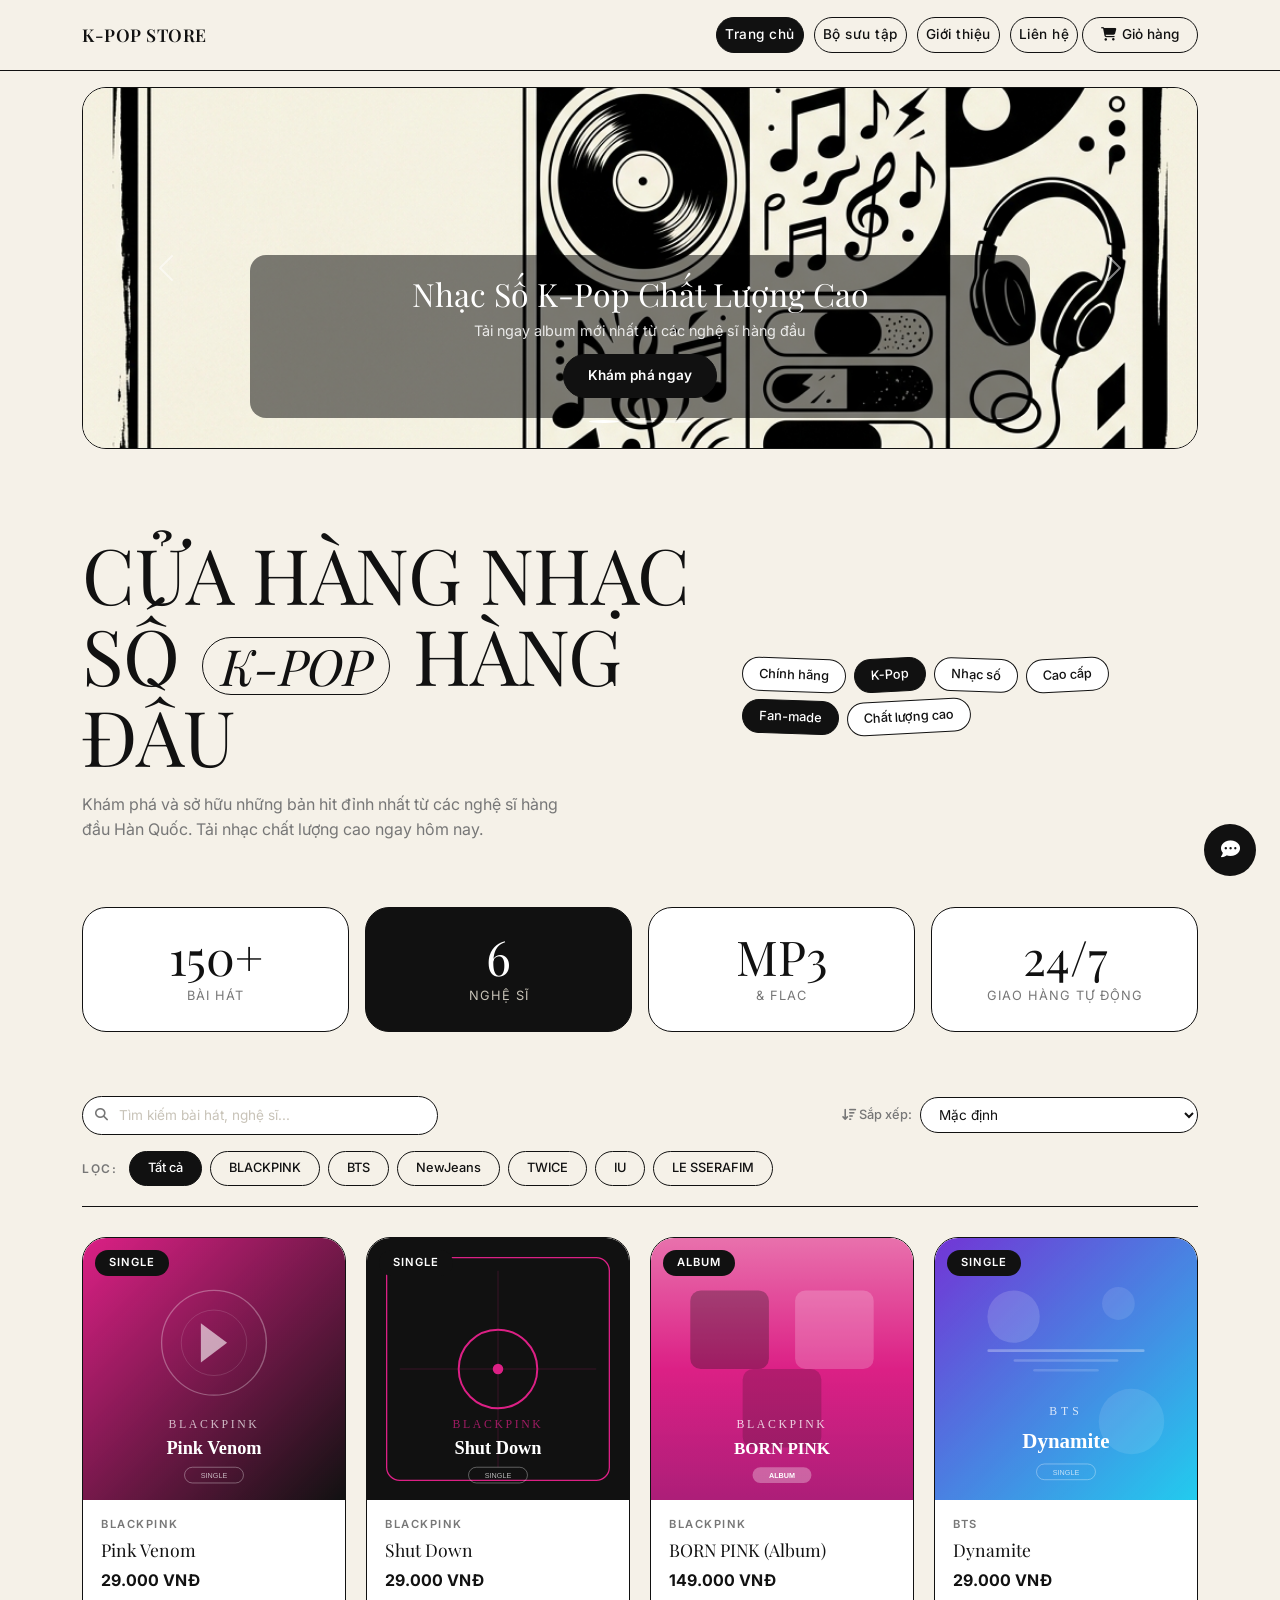
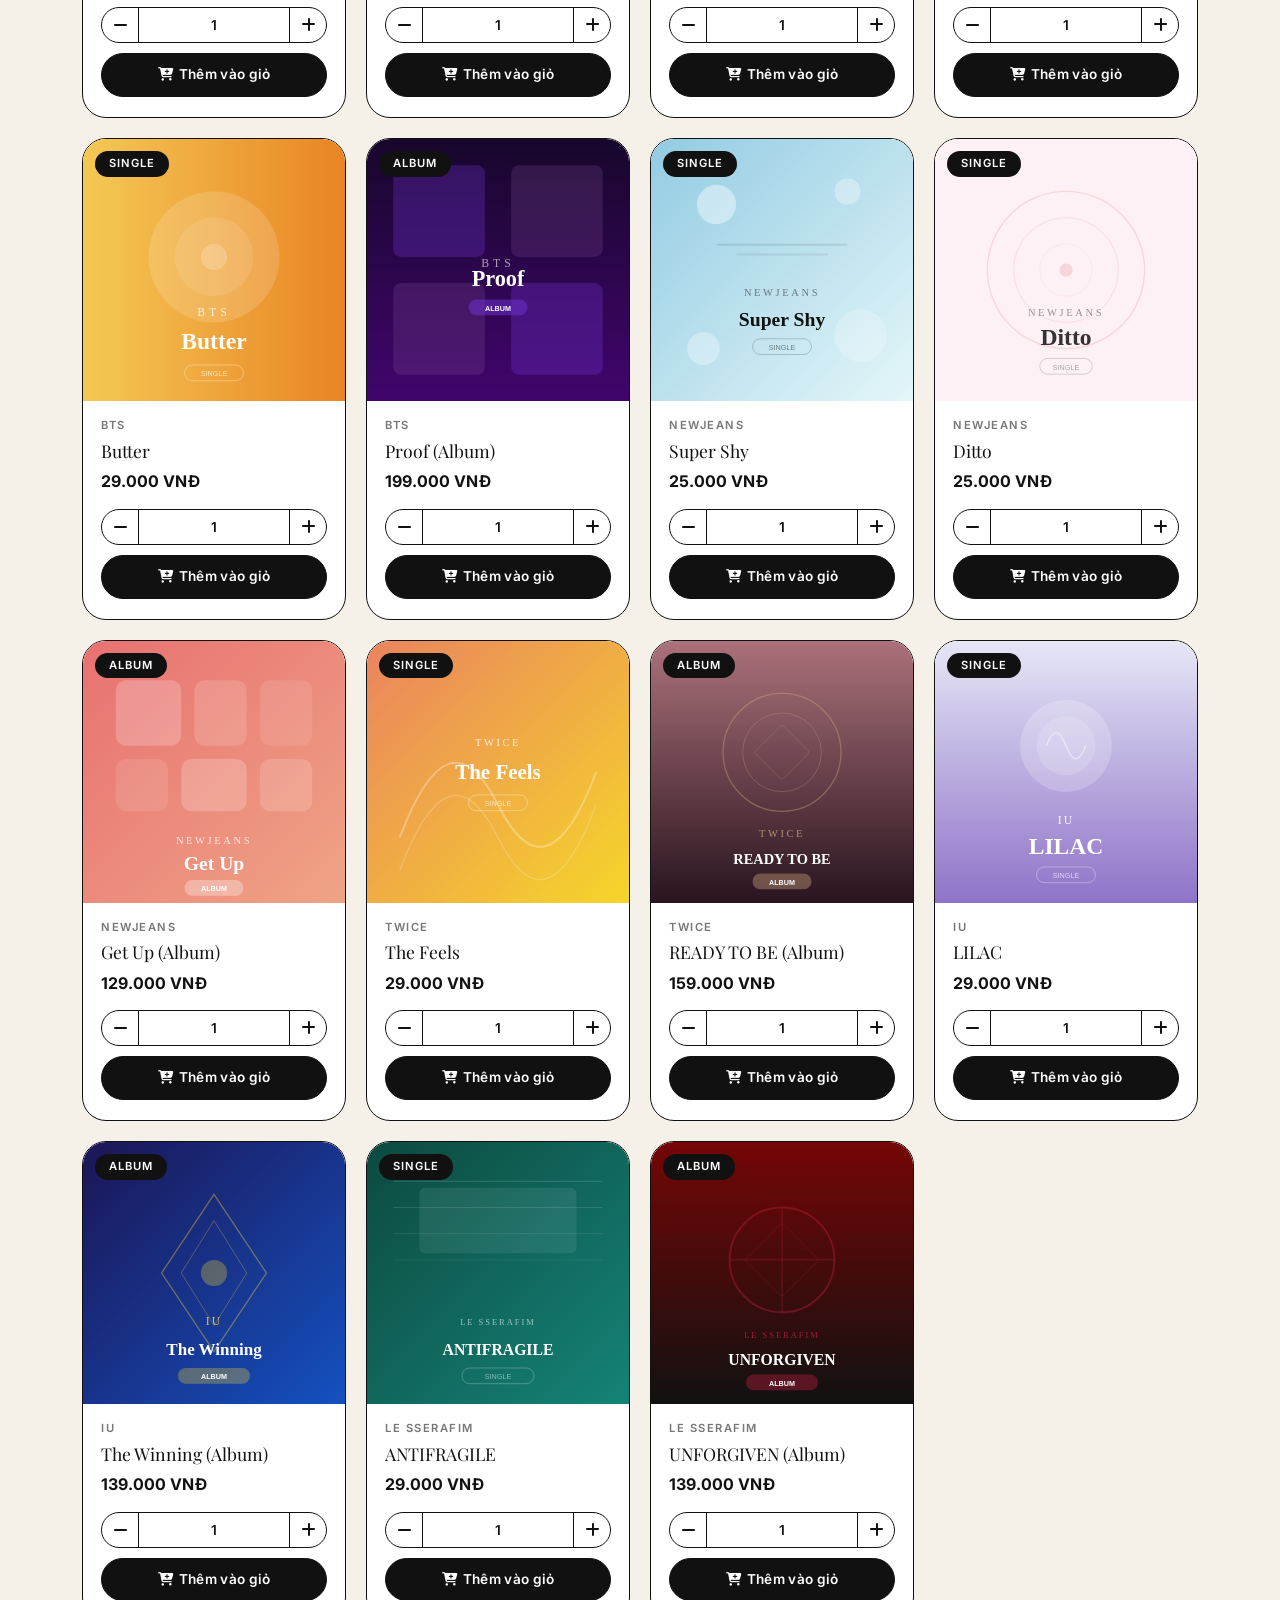
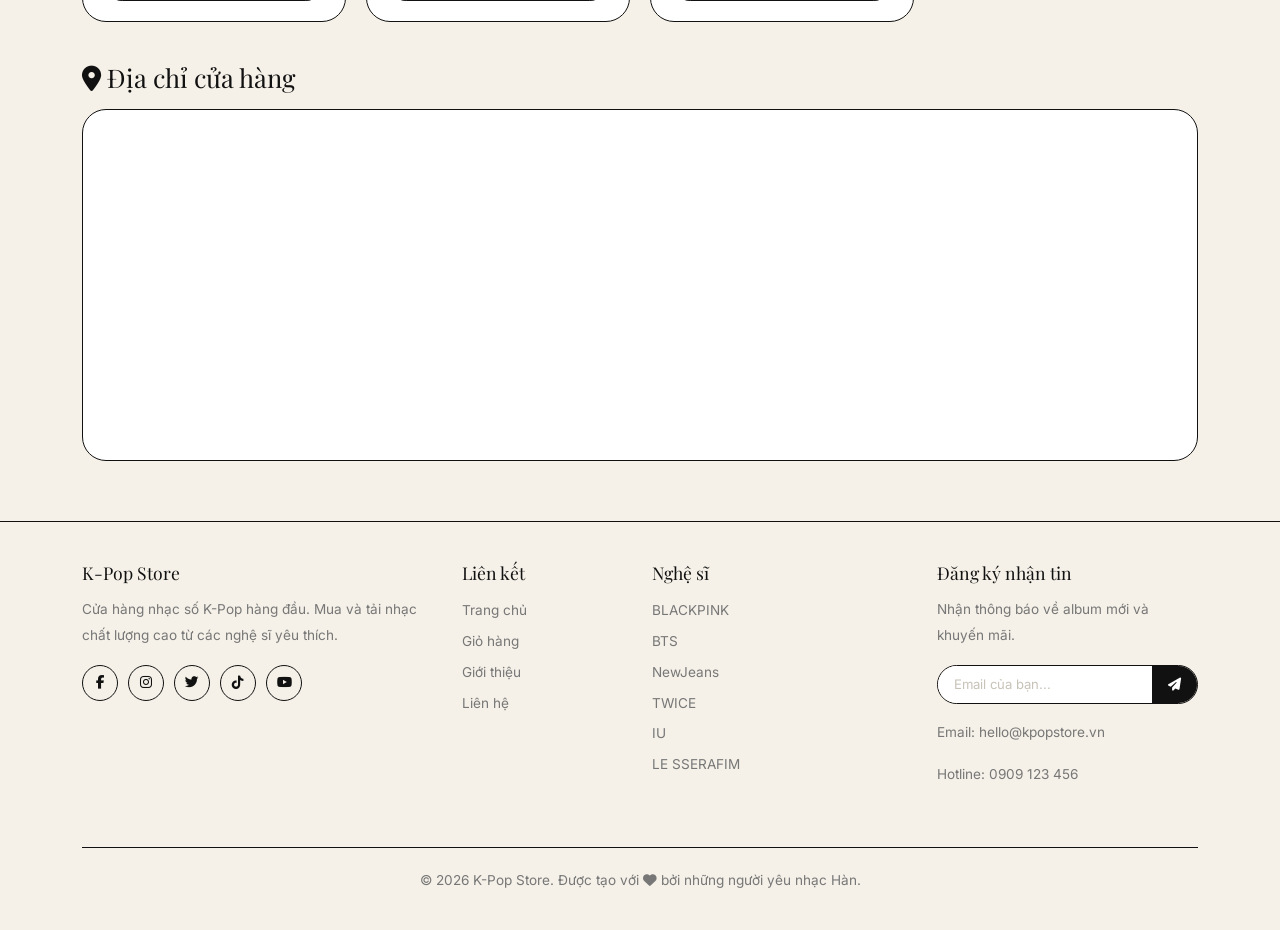
<file: index.html>
<!doctype html>
<html lang="vi">
    <head>
        <!-- =====================================================================
             TRANG CHỦ — K-Pop Music Store (index.html)
             Chức năng: Landing page chính, hiển thị carousel banner, hero bento,
             danh sách sản phẩm (render bằng JS), bản đồ và footer.
             Luồng dữ liệu: products.js fetch data/products.json → render #productGrid
        ====================================================================== -->

        <meta charset="UTF-8" />
        <!-- Responsive: đảm bảo layout co giãn đúng trên mọi thiết bị -->
        <meta name="viewport" content="width=device-width, initial-scale=1.0" />
        <title>K-Pop Music Store — Cửa Hàng Nhạc Số K-Pop</title>

        <!-- Favicon dạng SVG — nhẹ và sắc nét trên mọi màn hình mật độ cao -->
        <link rel="icon" type="image/svg+xml" href="assets/images/favicon.svg" />

        <!-- SEO: Mô tả trang cho công cụ tìm kiếm -->
        <meta
            name="description"
            content="Cửa hàng nhạc số K-Pop — Mua album và bài hát từ BLACKPINK, BTS, NewJeans và nhiều hơn nữa. Tải nhạc chất lượng cao MP3 & FLAC."
        />

        <!-- Open Graph: hiển thị thẻ đẹp khi chia sẻ lên mạng xã hội -->
        <meta property="og:title" content="K-Pop Music Store — Cửa Hàng Nhạc Số K-Pop" />
        <meta property="og:description" content="Khám phá và sở hữu những bản hit đỉnh nhất từ các nghệ sĩ hàng đầu Hàn Quốc." />
        <meta property="og:type" content="website" />

        <!-- Bootstrap được nạp trước để có sẵn utility/layout trước khi các style tùy biến ghi đè -->
        <link href="https://cdn.jsdelivr.net/npm/bootstrap@5.3.3/dist/css/bootstrap.min.css" rel="stylesheet" />

        <!-- Font Awesome Free CDN — cung cấp icon cho toàn bộ trang -->
        <link rel="stylesheet" href="https://cdnjs.cloudflare.com/ajax/libs/font-awesome/6.5.1/css/all.min.css" />

        <!-- CSS tùy biến được nạp sau cùng để chủ động ghi đè mặc định của framework -->
        <link rel="stylesheet" href="css/style.css" />       <!-- Biến CSS, typography, màu sắc theme -->
        <link rel="stylesheet" href="css/components.css" />  <!-- Card sản phẩm, badge, toast, carousel... -->
        <link rel="stylesheet" href="css/responsive.css" />  <!-- Media queries thích ứng màn hình nhỏ -->
    </head>
    <body>

        <!-- ===================================================================
             NAVBAR — Thanh điều hướng dính (sticky-top)
             Luôn hiển thị khi cuộn, giúp người dùng truy cập nhanh giỏ hàng.
             #cartBadge: số lượng sản phẩm trong giỏ, được cart.js cập nhật.
        =================================================================== -->
        <nav class="navbar navbar-expand-lg sticky-top">
            <div class="container">
                <!-- Logo / Brand — liên kết về trang chủ -->
                <a class="navbar-brand text-upper" href="index.html">K-Pop Store</a>

                <!-- Nút hamburger hiển thị khi màn hình < lg (Bootstrap collapse) -->
                <button class="navbar-toggler" type="button" data-bs-toggle="collapse" data-bs-target="#mainNav">
                    <span class="navbar-toggler-icon"></span>
                </button>

                <!-- Menu điều hướng — collapse trên mobile, hiển thị ngang trên desktop -->
                <div class="collapse navbar-collapse justify-content-end" id="mainNav">
                    <ul class="navbar-nav align-items-center gap-1">
                        <!-- class="active" đánh dấu trang hiện tại -->
                        <li class="nav-item">
                            <a class="nav-link active" href="index.html">Trang chủ</a>
                        </li>
                        <!-- Anchor link cuộn đến khu vực sản phẩm trên cùng trang -->
                        <li class="nav-item">
                            <a class="nav-link" href="#productSection">Bộ sưu tập</a>
                        </li>
                        <li class="nav-item">
                            <a class="nav-link" href="about.html">Giới thiệu</a>
                        </li>
                        <li class="nav-item">
                            <a class="nav-link" href="contact.html">Liên hệ</a>
                        </li>
                        <!-- Nút giỏ hàng: cart-badge hiển thị số lượng, cập nhật bởi cart.js -->
                        <li class="nav-item">
                            <a class="cart-nav-link" href="cart.html">
                                <i class="fas fa-shopping-cart"></i> Giỏ hàng <span class="cart-badge" id="cartBadge">0</span>
                            </a>
                        </li>
                    </ul>
                </div>
            </div>
        </nav>

        <!-- ===================================================================
             NỘI DUNG CHÍNH
             Bố cục: Carousel Banner → Hero Bento → Khu vực sản phẩm → Bản đồ
        =================================================================== -->
        <main>
            <div class="container">

                <!-- ===== CAROUSEL BANNER =====
                     Slider tự động chạy (data-bs-ride="carousel"), 3 slides:
                     Slide 1: Ảnh hero banner chính
                     Slide 2: Ảnh khuyến mãi / album mới
                     Slide 3: Background gradient thuần CSS (không cần ảnh)
                     Dùng để thu hút sự chú ý và truyền đạt thông điệp nhanh.
                -->
                <section class="carousel-section mt-3">
                    <div id="heroCarousel" class="carousel slide" data-bs-ride="carousel">

                        <!-- Chấm chỉ thị slide hiện tại — Bootstrap tự quản lý active state -->
                        <div class="carousel-indicators">
                            <button type="button" data-bs-target="#heroCarousel" data-bs-slide-to="0" class="active"></button>
                            <button type="button" data-bs-target="#heroCarousel" data-bs-slide-to="1"></button>
                            <button type="button" data-bs-target="#heroCarousel" data-bs-slide-to="2"></button>
                        </div>

                        <!-- Wrapper nội dung slides — bo góc theo biến CSS --radius-box -->
                        <div class="carousel-inner" style="border-radius: var(--radius-box); border: var(--border); overflow: hidden;">

                            <!-- SLIDE 1: Banner chính với ảnh toàn chiều rộng -->
                            <div class="carousel-item active">
                                <img src="assets/images/hero-banner.png" class="d-block w-100" alt="K-Pop Music Store Banner" style="height: 360px; object-fit: cover;" />
                                <div class="carousel-caption">
                                    <h2 style="font-family: var(--font-heading); font-size: 2rem;">Nhạc Số K-Pop Chất Lượng Cao</h2>
                                    <p>Tải ngay album mới nhất từ các nghệ sĩ hàng đầu</p>
                                    <!-- CTA cuộn xuống khu vực sản phẩm -->
                                    <a href="#productSection" class="btn-pill btn-pill-filled">Khám phá ngay</a>
                                </div>
                            </div>

                            <!-- SLIDE 2: Banner khuyến mãi / nghệ sĩ nổi bật -->
                            <div class="carousel-item">
                                <img src="assets/images/promo-banner.png" class="d-block w-100" alt="Khuyến mãi K-Pop" style="height: 360px; object-fit: cover;" />
                                <div class="carousel-caption">
                                    <h2 style="font-family: var(--font-heading); font-size: 2rem;">Album Mới Ra Mắt</h2>
                                    <p>BLACKPINK · BTS · NewJeans · TWICE · IU · LE SSERAFIM</p>
                                    <a href="#productSection" class="btn-pill btn-pill-outline" style="color: #fff; border-color: #fff;">Xem ngay</a>
                                </div>
                            </div>

                            <!-- SLIDE 3: Thuần CSS gradient — không phụ thuộc ảnh, nhanh tải -->
                            <div class="carousel-item" style="background: linear-gradient(135deg, #111 0%, #333 100%); height: 360px;">
                                <!-- Caption căn giữa dọc bằng bottom+transform -->
                                <div class="carousel-caption" style="bottom: 50%; transform: translateY(50%);">
                                    <h2 style="font-family: var(--font-heading); font-size: 2.5rem; color: #fff;">Định dạng MP3 &amp; FLAC</h2>
                                    <p style="color: #ccc;">Chất lượng âm thanh cao cấp — Tải về tức thì sau thanh toán</p>
                                    <a href="#productSection" class="btn-pill btn-pill-filled">Mua ngay</a>
                                </div>
                            </div>
                        </div>

                        <!-- Nút điều hướng slide trái/phải -->
                        <button class="carousel-control-prev" type="button" data-bs-target="#heroCarousel" data-bs-slide="prev">
                            <span class="carousel-control-prev-icon"></span>
                        </button>
                        <button class="carousel-control-next" type="button" data-bs-target="#heroCarousel" data-bs-slide="next">
                            <span class="carousel-control-next-icon"></span>
                        </button>
                    </div>
                </section>

                <!-- ===== HERO BENTO =====
                     Bố cục "Bento Box" giới thiệu thương hiệu + trust signals.
                     Cột trái: Tiêu đề lớn + mô tả ngắn
                     Cột phải: Tag floating nhấn mạnh đặc điểm sản phẩm
                     Hàng dưới: 4 stat box (150+ bài, 6 nghệ sĩ, MP3/FLAC, 24/7)
                -->
                <section class="hero-bento">
                    <div class="row g-3">
                        <!-- Tiêu đề tương phản cao giúp quét nội dung nhanh hơn trên màn hình nhỏ -->
                        <div class="col-lg-7">
                            <div class="bento-box-transparent">
                                <!-- h1 duy nhất trên trang — quan trọng cho SEO -->
                                <h1 class="heading-xl">CỬA HÀNG NHẠC SỐ <span class="pill-keyword">K-POP</span> HÀNG ĐẦU</h1>
                                <p class="hero-subtitle mt-3">
                                    Khám phá và sở hữu những bản hit đỉnh nhất từ các nghệ sĩ hàng đầu Hàn Quốc. Tải nhạc chất lượng cao ngay hôm nay.
                                </p>
                            </div>
                        </div>

                        <!-- Kiểu tag xen kẽ nổi bật — .filled = màu đậm, mặc định = outline -->
                        <div class="col-lg-5 d-flex align-items-center">
                            <div class="floating-tags">
                                <span class="floating-tag">Chính hãng</span>
                                <span class="floating-tag filled">K-Pop</span>
                                <span class="floating-tag">Nhạc số</span>
                                <span class="floating-tag">Cao cấp</span>
                                <span class="floating-tag filled">Fan-made</span>
                                <span class="floating-tag">Chất lượng cao</span>
                            </div>
                        </div>
                    </div>

                    <!-- Trust signals: hiển thị số liệu thuyết phục trước khi người dùng thêm giỏ -->
                    <div class="row g-3 mt-2">
                        <!-- Stat 1: Bài hát -->
                        <div class="col-6 col-md-3">
                            <div class="bento-box text-center">
                                <div class="stat-number">150+</div>
                                <div class="stat-label">Bài hát</div>
                            </div>
                        </div>
                        <!-- Stat 2: Nghệ sĩ — dùng bento-box-dark để tạo tương phản xen kẽ -->
                        <div class="col-6 col-md-3">
                            <div class="bento-box bento-box-dark text-center">
                                <div class="stat-number">6</div>
                                <div class="stat-label">Nghệ sĩ</div>
                            </div>
                        </div>
                        <!-- Stat 3: Định dạng file -->
                        <div class="col-6 col-md-3">
                            <div class="bento-box text-center">
                                <div class="stat-number">MP3</div>
                                <div class="stat-label">&amp; FLAC</div>
                            </div>
                        </div>
                        <!-- Stat 4: Giao hàng tự động 24/7 -->
                        <div class="col-6 col-md-3">
                            <div class="bento-box text-center">
                                <div class="stat-number">24/7</div>
                                <div class="stat-label">Giao hàng tự động</div>
                            </div>
                        </div>
                    </div>
                </section>

                <!-- ===== KHU VỰC SẢN PHẨM =====
                     id="productSection" — anchor từ navbar và CTA carousel.
                     Toàn bộ nội dung được render động bởi products.js:
                       1. Fetch data/products.json
                       2. Sinh filter buttons theo danh sách nghệ sĩ
                       3. Render product cards vào #productGrid
                     Tìm kiếm (#searchInput) và sắp xếp (#sortSelect) cũng
                     được products.js lắng nghe và lọc lại ngay lập tức.
                -->
                <section id="productSection">

                    <!-- Thanh tìm kiếm + dropdown sắp xếp -->
                    <div class="row mt-4 mb-3 align-items-center">
                        <!-- Ô tìm kiếm kiểu pill — icon kính lúp trang trí -->
                        <div class="col-md-6 col-lg-4 mb-2 mb-md-0">
                            <div class="search-pill">
                                <span class="search-icon"><i class="fas fa-search"></i></span>
                                <input type="text" id="searchInput" placeholder="Tìm kiếm bài hát, nghệ sĩ..." />
                            </div>
                        </div>
                        <!-- Dropdown sắp xếp — ms-lg-auto đẩy sang phải trên desktop -->
                        <div class="col-md-6 col-lg-4 ms-lg-auto">
                            <div class="sort-bar">
                                <label for="sortSelect" class="sort-label"><i class="fas fa-sort-amount-down"></i> Sắp xếp:</label>
                                <select id="sortSelect" class="sort-select">
                                    <option value="default">Mặc định</option>
                                    <option value="price-asc">Giá: Thấp → Cao</option>
                                    <option value="price-desc">Giá: Cao → Thấp</option>
                                    <option value="name-asc">Tên: A → Z</option>
                                    <option value="name-desc">Tên: Z → A</option>
                                </select>
                            </div>
                        </div>
                    </div>

                    <!-- Bộ lọc nghệ sĩ — sinh tự động bởi products.js dựa trên data JSON
                         Nút "Tất cả" luôn có sẵn, các nút nghệ sĩ thêm vào sau khi fetch xong -->
                    <div class="filter-bar" id="filterBar">
                        <span class="filter-label">Lọc:</span>
                        <button class="filter-btn active" data-filter="all">Tất cả</button>
                        <!-- Các nút nghệ sĩ được chèn vào đây bởi products.js -->
                    </div>

                    <!-- Grid sản phẩm — rỗng khi tải trang, được render bởi products.js -->
                    <div class="product-grid" id="productGrid">
                        <!-- Được render bằng JS -->
                    </div>

                    <!-- Trạng thái rỗng hiển thị khi tìm kiếm không có kết quả
                         JS toggle display:block/none trên phần tử này -->
                    <div class="empty-state" id="emptyState" style="display: none">
                        <div class="empty-icon"><i class="fas fa-music"></i></div>
                        <h3>Không tìm thấy kết quả</h3>
                        <p>Thử tìm kiếm với từ khóa khác hoặc xóa bộ lọc.</p>
                    </div>
                </section>

                <!-- ===== BẢN ĐỒ CỬA HÀNG =====
                     loading="lazy": iframe chỉ tải khi người dùng cuộn đến,
                     tránh chặn hiệu suất tải sản phẩm ở trên.
                     referrerpolicy: bảo mật, không gửi referrer ra ngoài.
                -->
                <section class="map-section">
                    <h2><i class="fas fa-map-marker-alt"></i> Địa chỉ cửa hàng</h2>
                    <div class="bento-box" style="padding: 0">
                        <iframe
                            src="https://www.google.com/maps/embed?pb=!1m18!1m12!1m3!1d3919.5177580567037!2d106.69892!3d10.77154!2m3!1f0!2f0!3f0!3m2!1i1024!2i768!4f13.1!3m3!1m2!1s0x31752f38f9ed887b%3A0x14aded5703768989!2sBitexco%20Financial%20Tower!5e0!3m2!1sen!2svn!4v1680000000000!5m2!1sen!2svn"
                            allowfullscreen=""
                            loading="lazy"
                            referrerpolicy="no-referrer-when-downgrade"
                        >
                        </iframe>
                    </div>
                </section>
            </div>
        </main>

        <!-- ===================================================================
             FOOTER — 4 cột: Giới thiệu, Liên kết, Nghệ sĩ, Đăng ký nhận tin
             Newsletter form: onsubmit thuần HTML, gọi showToast() từ cart.js
        =================================================================== -->
        <footer class="footer">
            <div class="container">
                <div class="row">
                    <!-- Cột 1: Mô tả shop + icon mạng xã hội -->
                    <div class="col-md-4 mb-4">
                        <h5>K-Pop Store</h5>
                        <p>Cửa hàng nhạc số K-Pop hàng đầu. Mua và tải nhạc chất lượng cao từ các nghệ sĩ yêu thích.</p>
                        <div class="social-links">
                            <a href="#" title="Facebook"><i class="fab fa-facebook-f"></i></a>
                            <a href="#" title="Instagram"><i class="fab fa-instagram"></i></a>
                            <a href="#" title="Twitter"><i class="fab fa-twitter"></i></a>
                            <a href="#" title="TikTok"><i class="fab fa-tiktok"></i></a>
                            <a href="#" title="YouTube"><i class="fab fa-youtube"></i></a>
                        </div>
                    </div>

                    <!-- Cột 2: Điều hướng nội bộ nhanh -->
                    <div class="col-6 col-md-2 mb-4">
                        <h5>Liên kết</h5>
                        <ul>
                            <li><a href="index.html">Trang chủ</a></li>
                            <li><a href="cart.html">Giỏ hàng</a></li>
                            <li><a href="about.html">Giới thiệu</a></li>
                            <li><a href="contact.html">Liên hệ</a></li>
                        </ul>
                    </div>

                    <!-- Cột 3: Link danh mục theo nghệ sĩ (hiện tại href="#" placeholder) -->
                    <div class="col-6 col-md-3 mb-4">
                        <h5>Nghệ sĩ</h5>
                        <ul>
                            <li><a href="#">BLACKPINK</a></li>
                            <li><a href="#">BTS</a></li>
                            <li><a href="#">NewJeans</a></li>
                            <li><a href="#">TWICE</a></li>
                            <li><a href="#">IU</a></li>
                            <li><a href="#">LE SSERAFIM</a></li>
                        </ul>
                    </div>

                    <!-- Cột 4: Form đăng ký nhận tin
                         onsubmit: preventDefault ngăn reload trang,
                         showToast() hiển thị thông báo xác nhận từ cart.js,
                         this.reset() xóa nội dung input sau khi submit. -->
                    <div class="col-md-3 mb-4">
                        <h5>Đăng ký nhận tin</h5>
                        <p>Nhận thông báo về album mới và khuyến mãi.</p>
                        <form class="newsletter-form" onsubmit="event.preventDefault(); showToast('Đăng ký', 'Cảm ơn bạn đã đăng ký nhận tin!'); this.reset();">
                            <div class="newsletter-input-group">
                                <input type="email" placeholder="Email của bạn..." required />
                                <button type="submit"><i class="fas fa-paper-plane"></i></button>
                            </div>
                        </form>
                        <div class="mt-3">
                            <p>Email: hello@kpopstore.vn</p>
                            <p>Hotline: 0909 123 456</p>
                        </div>
                    </div>
                </div>

                <!-- Dòng bản quyền cuối footer -->
                <div class="footer-bottom">
                    <p>&copy; 2026 K-Pop Store. Được tạo với <i class="fas fa-heart"></i> bởi những người yêu nhạc Hàn.</p>
                </div>
            </div>
        </footer>

        <!-- Nút cuộn lên đầu trang — ẩn mặc định, hiện khi scrollY > 400px (xem JS bên dưới) -->
        <button class="scroll-to-top" id="scrollToTop" title="Lên đầu trang">
            <i class="fas fa-chevron-up"></i>
        </button>

        <!-- Container toast thông báo dùng chung — showToast() từ cart.js gắn phần tử vào đây -->
        <div class="toast-container" id="toastContainer"></div>

        <!-- Bootstrap Bundle: bao gồm Popper.js, xử lý collapse navbar và carousel -->
        <script src="https://cdn.jsdelivr.net/npm/bootstrap@5.3.3/dist/js/bootstrap.bundle.min.js"></script>

        <!-- cart.js nạp trước: khởi tạo Cart API (localStorage) và hàm showToast()
             products.js cần Cart đã sẵn sàng để gọi Cart.addToCart() -->
        <script src="js/cart.js"></script>

        <!-- products.js: fetch JSON, render lưới sản phẩm, bộ lọc, tìm kiếm, sắp xếp -->
        <script src="js/products.js"></script>

        <!-- chat.js: widget chat hỗ trợ khách hàng trực tuyến -->
        <script src="js/chat.js"></script>

        <script>
            // Xử lý nút cuộn lên đầu trang
            // Dùng IIFE để không làm ô nhiễm global scope
            (function () {
                var btn = document.getElementById('scrollToTop');

                // Hiện/ẩn nút dựa trên vị trí cuộn — ngưỡng 400px
                window.addEventListener('scroll', function () {
                    if (window.scrollY > 400) {
                        btn.classList.add('show');     // CSS .show { opacity: 1; visibility: visible; }
                    } else {
                        btn.classList.remove('show');
                    }
                });

                // Cuộn mượt về đầu trang khi nhấn nút
                btn.addEventListener('click', function () {
                    window.scrollTo({ top: 0, behavior: 'smooth' });
                });
            })();
        </script>
    </body>
</html>
</file>
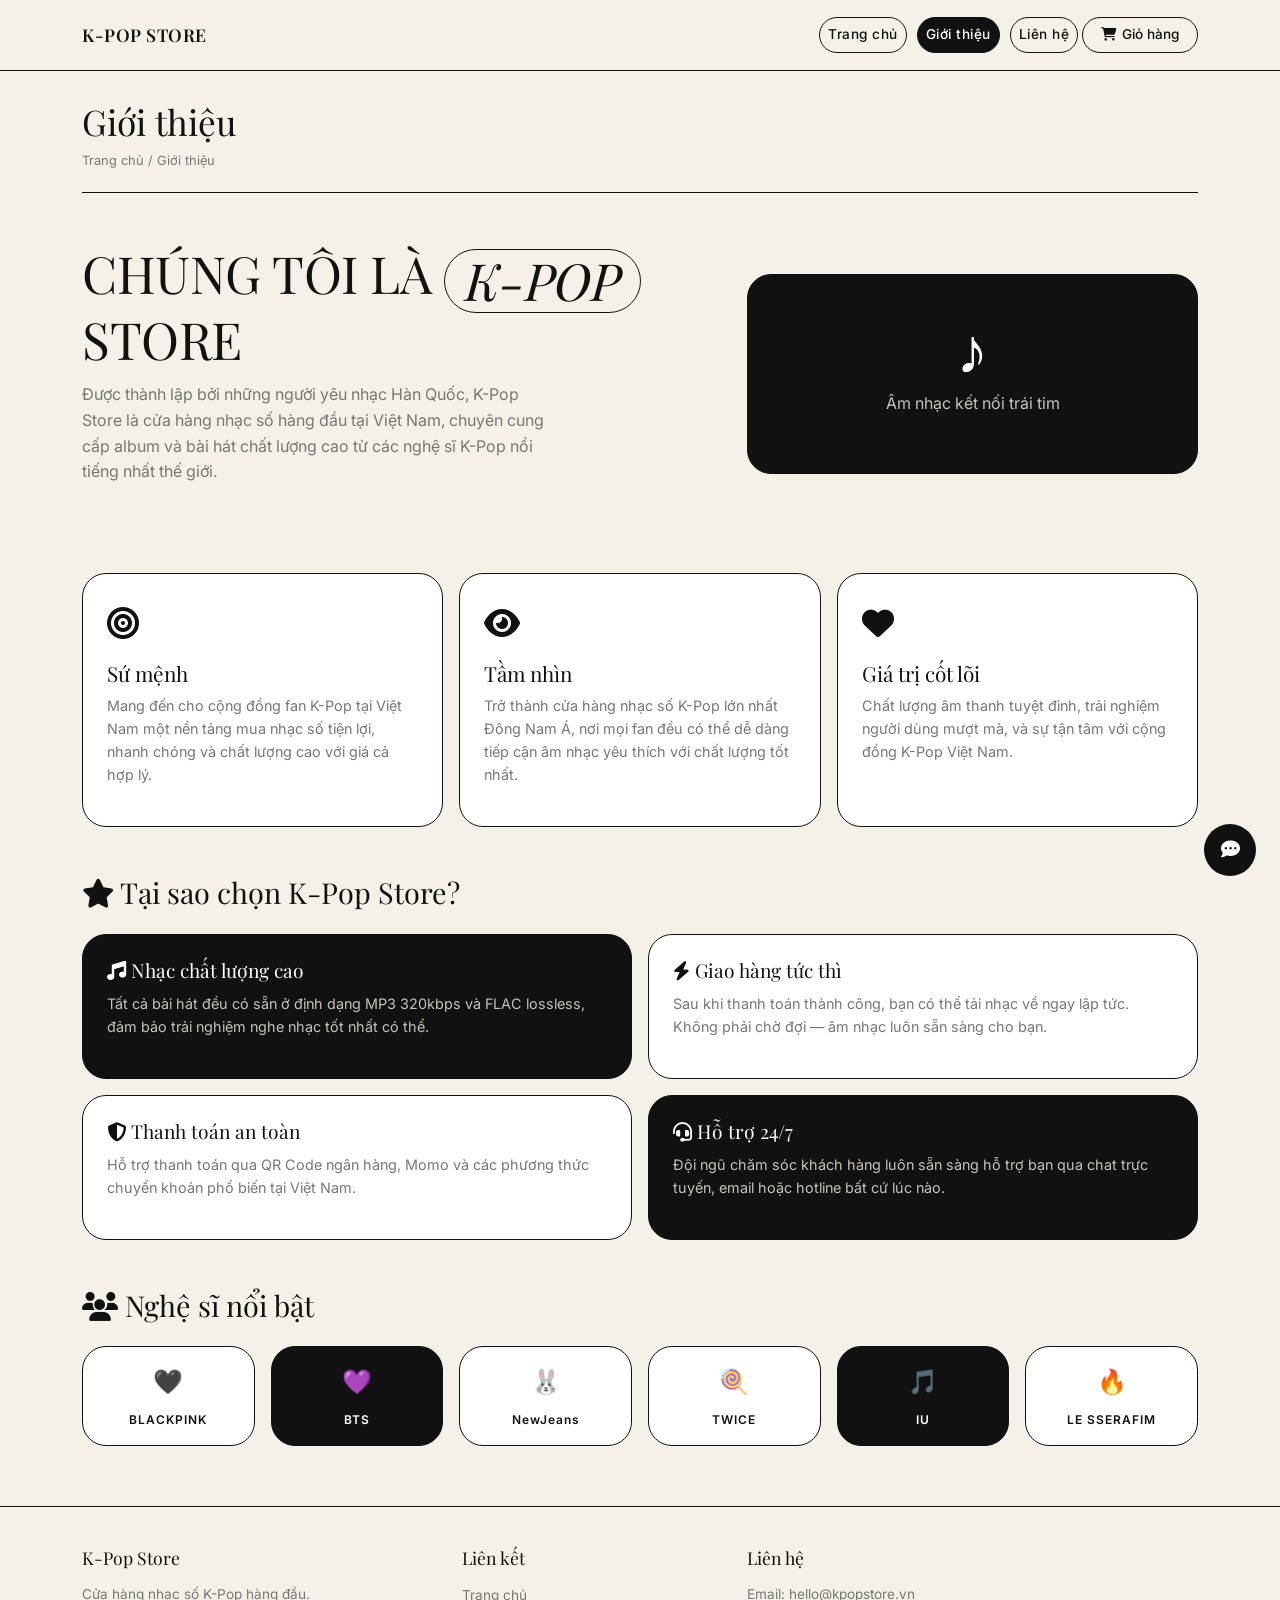
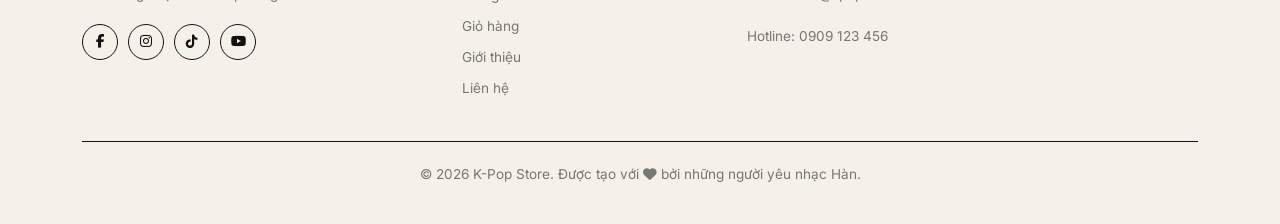
<file: about.html>
<!doctype html>
<html lang="vi">
    <head>
        <!-- =====================================================================
             TRANG GIỚI THIỆU — K-Pop Music Store (about.html)
             Chức năng: Giới thiệu thương hiệu, sứ mệnh, tầm nhìn, lý do chọn
             cửa hàng và danh sách nghệ sĩ nổi bật. Không có logic JS phức tạp.
        ====================================================================== -->

        <meta charset="UTF-8" />
        <meta name="viewport" content="width=device-width, initial-scale=1.0" />
        <title>Giới thiệu - K-Pop Store</title>

        <!-- Favicon SVG — dùng chung toàn site -->
        <link rel="icon" type="image/svg+xml" href="assets/images/favicon.svg" />

        <!-- SEO meta description cho trang Giới thiệu -->
        <meta name="description" content="Giới thiệu về K-Pop Music Store — Cửa hàng nhạc số K-Pop hàng đầu Việt Nam." />

        <!-- Bootstrap CSS: framework layout/utility — nạp trước CSS tùy biến -->
        <link href="https://cdn.jsdelivr.net/npm/bootstrap@5.3.3/dist/css/bootstrap.min.css" rel="stylesheet" />

        <!-- Font Awesome: thư viện icon dùng cho toàn trang -->
        <link rel="stylesheet" href="https://cdnjs.cloudflare.com/ajax/libs/font-awesome/6.5.1/css/all.min.css" />

        <!-- CSS tùy biến — nạp sau để ghi đè Bootstrap mặc định -->
        <link rel="stylesheet" href="css/style.css" />       <!-- Theme, biến CSS, màu sắc -->
        <link rel="stylesheet" href="css/components.css" />  <!-- Bento box, badge, toast... -->
        <link rel="stylesheet" href="css/responsive.css" />  <!-- Responsive breakpoints -->
    </head>
    <body>

        <!-- ===================================================================
             NAVBAR — Dùng lại cấu trúc điều hướng giống trang chủ.
             class="active" trên "Giới thiệu" để đánh dấu trang hiện tại.
             #cartBadge: cập nhật số lượng giỏ hàng bởi cart.js.
        =================================================================== -->
        <nav class="navbar navbar-expand-lg sticky-top">
            <div class="container">
                <!-- Logo dẫn về trang chủ -->
                <a class="navbar-brand text-upper" href="index.html">K-Pop Store</a>

                <!-- Hamburger button cho mobile -->
                <button class="navbar-toggler" type="button" data-bs-toggle="collapse" data-bs-target="#mainNav">
                    <span class="navbar-toggler-icon"></span>
                </button>

                <!-- Menu item — "Giới thiệu" được đánh dấu active -->
                <div class="collapse navbar-collapse justify-content-end" id="mainNav">
                    <ul class="navbar-nav align-items-center gap-1">
                        <li class="nav-item"><a class="nav-link" href="index.html">Trang chủ</a></li>
                        <li class="nav-item"><a class="nav-link active" href="about.html">Giới thiệu</a></li>
                        <li class="nav-item"><a class="nav-link" href="contact.html">Liên hệ</a></li>
                        <!-- Giỏ hàng badge — số lượng được cart.js cập nhật tự động -->
                        <li class="nav-item">
                            <a class="cart-nav-link" href="cart.html">
                                <i class="fas fa-shopping-cart"></i> Giỏ hàng <span class="cart-badge" id="cartBadge">0</span>
                            </a>
                        </li>
                    </ul>
                </div>
            </div>
        </nav>

        <!-- ===================================================================
             NỘI DUNG CHÍNH
             Các section theo thứ tự:
               1. Hero About (tiêu đề + biểu tượng âm nhạc)
               2. Sứ mệnh / Tầm nhìn / Giá trị cốt lõi (3 cột bento)
               3. Tại sao chọn chúng tôi (4 box đặc điểm nổi bật)
               4. Nghệ sĩ nổi bật (6 avatar emoji + tên)
        =================================================================== -->
        <main>
            <div class="container">

                <!-- Tiêu đề trang + breadcrumb điều hướng -->
                <div class="page-header">
                    <h1>Giới thiệu</h1>
                    <!-- Breadcrumb: Trang chủ > Giới thiệu -->
                    <div class="breadcrumb-custom"><a href="index.html">Trang chủ</a> / Giới thiệu</div>
                </div>

                <!-- ===== SECTION 1: HERO ABOUT =====
                     Bố cục 2 cột: Cột trái (văn bản) + Cột phải (icon âm nhạc).
                     bento-box-transparent: nền trong suốt, chỉ có nội dung văn bản.
                     bento-box-dark: nền tối tương phản với cột trái.
                -->
                <section class="about-section">
                    <div class="row g-4 align-items-center">
                        <!-- Cột trái: Tiêu đề thương hiệu + mô tả -->
                        <div class="col-lg-7">
                            <div class="bento-box-transparent">
                                <!-- clamp() để tiêu đề tự co giãn theo width viewport -->
                                <h2 class="heading-xl" style="font-size: clamp(2rem, 4vw, 3.5rem);">CHÚNG TÔI LÀ <span class="pill-keyword">K-POP</span> STORE</h2>
                                <p class="hero-subtitle mt-3">
                                    Được thành lập bởi những người yêu nhạc Hàn Quốc, K-Pop Store là cửa hàng nhạc số
                                    hàng đầu tại Việt Nam, chuyên cung cấp album và bài hát chất lượng cao từ các nghệ sĩ
                                    K-Pop nổi tiếng nhất thế giới.
                                </p>
                            </div>
                        </div>

                        <!-- Cột phải: Box hiển thị biểu tượng nhạc + tagline -->
                        <div class="col-lg-5">
                            <div class="bento-box bento-box-dark text-center" style="padding: 40px;">
                                <!-- Nốt nhạc làm focal point thị giác -->
                                <div class="stat-number" style="font-size: 4rem;">♪</div>
                                <p style="color: var(--gray-light); margin-top: 12px;">Âm nhạc kết nối trái tim</p>
                            </div>
                        </div>
                    </div>
                </section>

                <!-- ===== SECTION 2: SỨ MỆNH / TẦM NHÌN / GIÁ TRỊ CỐT LÕI =====
                     3 bento box bằng nhau, mỗi box 1 giá trị công ty.
                     h-100: đảm bảo các box đồng đều chiều cao trong cùng hàng.
                -->
                <section class="mt-5">
                    <div class="row g-3">
                        <!-- Box 1: Sứ mệnh -->
                        <div class="col-md-4">
                            <div class="bento-box h-100">
                                <!-- Icon bullseye = mục tiêu, nhắm →  sứ mệnh -->
                                <div style="font-size: 2rem; margin-bottom: 12px;"><i class="fas fa-bullseye"></i></div>
                                <h3 style="font-size: 1.3rem;">Sứ mệnh</h3>
                                <p style="color: var(--gray); font-size: 0.9rem;">
                                    Mang đến cho cộng đồng fan K-Pop tại Việt Nam một nền tảng mua nhạc số
                                    tiện lợi, nhanh chóng và chất lượng cao với giá cả hợp lý.
                                </p>
                            </div>
                        </div>

                        <!-- Box 2: Tầm nhìn -->
                        <div class="col-md-4">
                            <div class="bento-box h-100">
                                <!-- Icon mắt = nhìn xa →  tầm nhìn -->
                                <div style="font-size: 2rem; margin-bottom: 12px;"><i class="fas fa-eye"></i></div>
                                <h3 style="font-size: 1.3rem;">Tầm nhìn</h3>
                                <p style="color: var(--gray); font-size: 0.9rem;">
                                    Trở thành cửa hàng nhạc số K-Pop lớn nhất Đông Nam Á, nơi mọi fan đều có thể
                                    dễ dàng tiếp cận âm nhạc yêu thích với chất lượng tốt nhất.
                                </p>
                            </div>
                        </div>

                        <!-- Box 3: Giá trị cốt lõi -->
                        <div class="col-md-4">
                            <div class="bento-box h-100">
                                <!-- Icon trái tim = đam mê, tâm huyết -->
                                <div style="font-size: 2rem; margin-bottom: 12px;"><i class="fas fa-heart"></i></div>
                                <h3 style="font-size: 1.3rem;">Giá trị cốt lõi</h3>
                                <p style="color: var(--gray); font-size: 0.9rem;">
                                    Chất lượng âm thanh tuyệt đỉnh, trải nghiệm người dùng mượt mà, và sự tận tâm
                                    với cộng đồng K-Pop Việt Nam.
                                </p>
                            </div>
                        </div>
                    </div>
                </section>

                <!-- ===== SECTION 3: TẠI SAO CHỌN K-POP STORE? =====
                     4 box đặc điểm nổi bật, mỗi box 1 USP (Unique Selling Point).
                     Xen kẽ bento-box và bento-box-dark để tạo tương phản thị giác.
                -->
                <section class="mt-5">
                    <h2 class="section-title"><i class="fas fa-star"></i> Tại sao chọn K-Pop Store?</h2>
                    <div class="row g-3">
                        <!-- USP 1: Nhạc chất lượng cao — box dark (tương phản) -->
                        <div class="col-md-6">
                            <div class="bento-box bento-box-dark h-100">
                                <h4 style="color: var(--white); font-size: 1.2rem; margin-bottom: 10px;">
                                    <i class="fas fa-music"></i> Nhạc chất lượng cao
                                </h4>
                                <p style="color: var(--gray-light); font-size: 0.9rem;">
                                    Tất cả bài hát đều có sẵn ở định dạng MP3 320kbps và FLAC lossless,
                                    đảm bảo trải nghiệm nghe nhạc tốt nhất có thể.
                                </p>
                            </div>
                        </div>

                        <!-- USP 2: Giao hàng tức thì — box sáng -->
                        <div class="col-md-6">
                            <div class="bento-box h-100">
                                <h4 style="font-size: 1.2rem; margin-bottom: 10px;">
                                    <i class="fas fa-bolt"></i> Giao hàng tức thì
                                </h4>
                                <p style="color: var(--gray); font-size: 0.9rem;">
                                    Sau khi thanh toán thành công, bạn có thể tải nhạc về ngay lập tức.
                                    Không phải chờ đợi — âm nhạc luôn sẵn sàng cho bạn.
                                </p>
                            </div>
                        </div>

                        <!-- USP 3: Thanh toán an toàn — box sáng -->
                        <div class="col-md-6">
                            <div class="bento-box h-100">
                                <h4 style="font-size: 1.2rem; margin-bottom: 10px;">
                                    <i class="fas fa-shield-alt"></i> Thanh toán an toàn
                                </h4>
                                <p style="color: var(--gray); font-size: 0.9rem;">
                                    Hỗ trợ thanh toán qua QR Code ngân hàng, Momo và các phương thức
                                    chuyển khoản phổ biến tại Việt Nam.
                                </p>
                            </div>
                        </div>

                        <!-- USP 4: Hỗ trợ 24/7 — box dark (đối xứng với USP 1) -->
                        <div class="col-md-6">
                            <div class="bento-box bento-box-dark h-100">
                                <h4 style="color: var(--white); font-size: 1.2rem; margin-bottom: 10px;">
                                    <i class="fas fa-headset"></i> Hỗ trợ 24/7
                                </h4>
                                <p style="color: var(--gray-light); font-size: 0.9rem;">
                                    Đội ngũ chăm sóc khách hàng luôn sẵn sàng hỗ trợ bạn qua chat trực tuyến,
                                    email hoặc hotline bất cứ lúc nào.
                                </p>
                            </div>
                        </div>
                    </div>
                </section>

                <!-- ===== SECTION 4: NGHỆ SĨ NỔI BẬT =====
                     6 box nhỏ hiển thị tên nghệ sĩ với emoji đại diện.
                     col-4 col-md-2: 3 cột/hàng trên mobile, 6 cột/hàng trên tablet+
                     Xen kẽ bento-box-dark để tạo nhịp thị giác.
                -->
                <section class="mt-5 mb-4">
                    <h2 class="section-title"><i class="fas fa-users"></i> Nghệ sĩ nổi bật</h2>
                    <div class="row g-3">
                        <!-- Nghệ sĩ 1: BLACKPINK -->
                        <div class="col-4 col-md-2">
                            <div class="bento-box text-center" style="padding: 16px;">
                                <div style="font-size: 1.5rem; margin-bottom: 8px;">🖤</div>
                                <div style="font-size: 0.75rem; font-weight: 600; letter-spacing: 1px;">BLACKPINK</div>
                            </div>
                        </div>
                        <!-- Nghệ sĩ 2: BTS — dark để tạo pattern xen kẽ sáng/tối -->
                        <div class="col-4 col-md-2">
                            <div class="bento-box bento-box-dark text-center" style="padding: 16px;">
                                <div style="font-size: 1.5rem; margin-bottom: 8px;">💜</div>
                                <div style="font-size: 0.75rem; font-weight: 600; letter-spacing: 1px;">BTS</div>
                            </div>
                        </div>
                        <!-- Nghệ sĩ 3: NewJeans -->
                        <div class="col-4 col-md-2">
                            <div class="bento-box text-center" style="padding: 16px;">
                                <div style="font-size: 1.5rem; margin-bottom: 8px;">🐰</div>
                                <div style="font-size: 0.75rem; font-weight: 600; letter-spacing: 1px;">NewJeans</div>
                            </div>
                        </div>
                        <!-- Nghệ sĩ 4: TWICE -->
                        <div class="col-4 col-md-2">
                            <div class="bento-box text-center" style="padding: 16px;">
                                <div style="font-size: 1.5rem; margin-bottom: 8px;">🍭</div>
                                <div style="font-size: 0.75rem; font-weight: 600; letter-spacing: 1px;">TWICE</div>
                            </div>
                        </div>
                        <!-- Nghệ sĩ 5: IU — dark -->
                        <div class="col-4 col-md-2">
                            <div class="bento-box bento-box-dark text-center" style="padding: 16px;">
                                <div style="font-size: 1.5rem; margin-bottom: 8px;">🎵</div>
                                <div style="font-size: 0.75rem; font-weight: 600; letter-spacing: 1px;">IU</div>
                            </div>
                        </div>
                        <!-- Nghệ sĩ 6: LE SSERAFIM -->
                        <div class="col-4 col-md-2">
                            <div class="bento-box text-center" style="padding: 16px;">
                                <div style="font-size: 1.5rem; margin-bottom: 8px;">🔥</div>
                                <div style="font-size: 0.75rem; font-weight: 600; letter-spacing: 1px;">LE SSERAFIM</div>
                            </div>
                        </div>
                    </div>
                </section>
            </div>
        </main>

        <!-- ===================================================================
             FOOTER RÚT GỌN — 3 cột: Giới thiệu, Liên kết nội bộ, Thông tin liên hệ
             (Không có form newsletter như trang chủ để giữ trang gọn hơn)
        =================================================================== -->
        <footer class="footer">
            <div class="container">
                <div class="row">
                    <!-- Cột 1: Tên shop + mạng xã hội -->
                    <div class="col-md-4 mb-3">
                        <h5>K-Pop Store</h5>
                        <p>Cửa hàng nhạc số K-Pop hàng đầu.</p>
                        <div class="social-links">
                            <a href="#" title="Facebook"><i class="fab fa-facebook-f"></i></a>
                            <a href="#" title="Instagram"><i class="fab fa-instagram"></i></a>
                            <a href="#" title="TikTok"><i class="fab fa-tiktok"></i></a>
                            <a href="#" title="YouTube"><i class="fab fa-youtube"></i></a>
                        </div>
                    </div>

                    <!-- Cột 2: Điều hướng nội bộ nhanh -->
                    <div class="col-md-3 mb-3">
                        <h5>Liên kết</h5>
                        <ul>
                            <li><a href="index.html">Trang chủ</a></li>
                            <li><a href="cart.html">Giỏ hàng</a></li>
                            <li><a href="about.html">Giới thiệu</a></li>
                            <li><a href="contact.html">Liên hệ</a></li>
                        </ul>
                    </div>

                    <!-- Cột 3: Thông tin liên hệ nhanh -->
                    <div class="col-md-3 mb-3">
                        <h5>Liên hệ</h5>
                        <p>Email: hello@kpopstore.vn</p>
                        <p>Hotline: 0909 123 456</p>
                    </div>
                </div>

                <div class="footer-bottom">
                    <p>&copy; 2026 K-Pop Store. Được tạo với <i class="fas fa-heart"></i> bởi những người yêu nhạc Hàn.</p>
                </div>
            </div>
        </footer>

        <!-- Container toast — hiển thị thông báo dùng chung toàn site -->
        <div class="toast-container" id="toastContainer"></div>

        <!-- Bootstrap Bundle JS — xử lý collapse navbar trên mobile -->
        <script src="https://cdn.jsdelivr.net/npm/bootstrap@5.3.3/dist/js/bootstrap.bundle.min.js"></script>

        <!-- cart.js: khởi tạo Cart API và cập nhật #cartBadge khi load trang -->
        <script src="js/cart.js"></script>

        <!-- chat.js: widget chat hỗ trợ khách hàng -->
        <script src="js/chat.js"></script>
    </body>
</html>
</file>
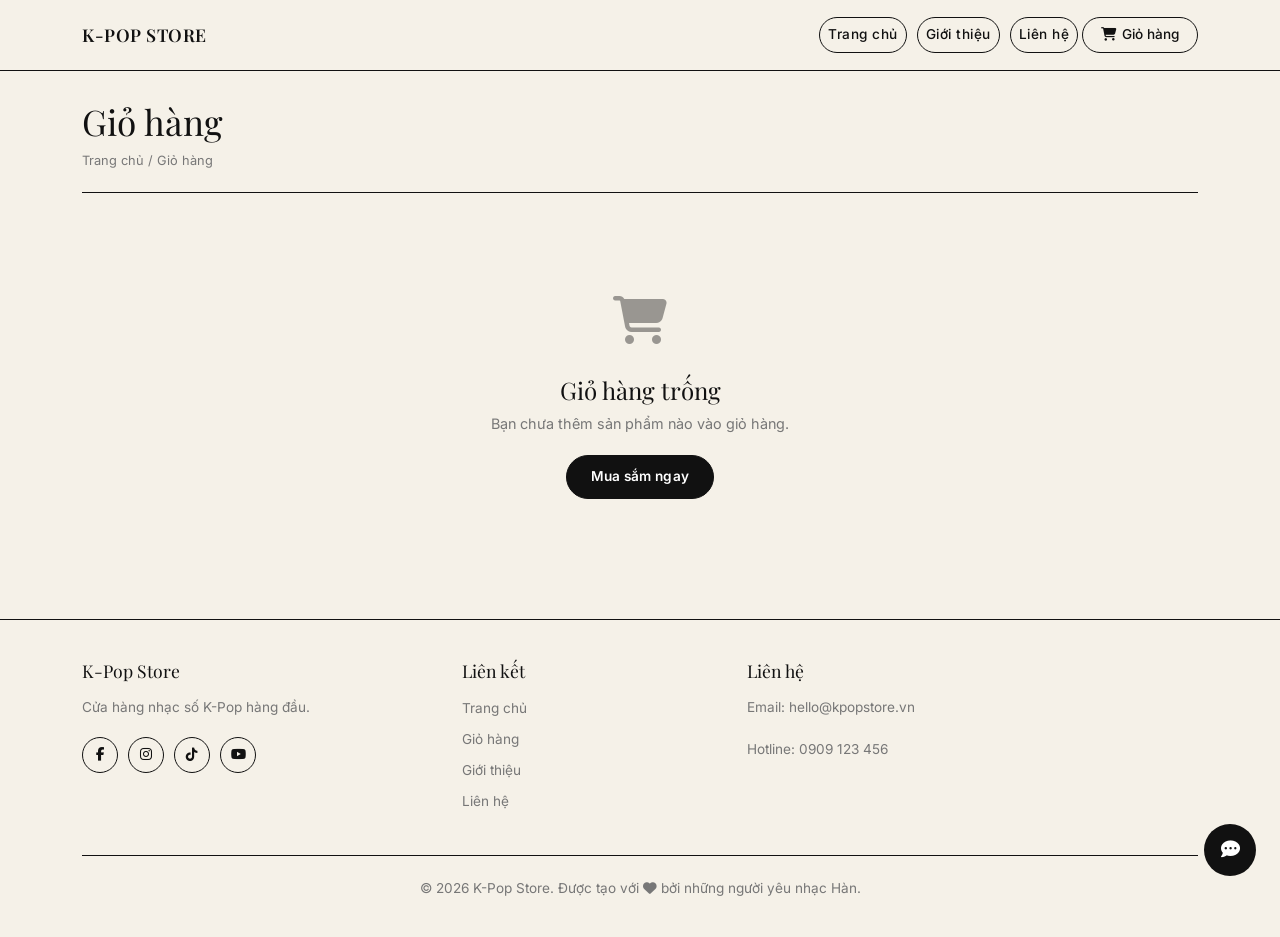
<file: cart.html>
<!doctype html>
<html lang="vi">
    <head>
        <!-- =====================================================================
             TRANG GIỎ HÀNG — K-Pop Music Store (cart.html)
             Chức năng: Hiển thị danh sách sản phẩm trong giỏ (localStorage),
             cho phép thay đổi số lượng, xóa sản phẩm và chuyển sang trang
             checkout. Toàn bộ giao diện giỏ hàng được render bởi inline JS.
             
             Luồng dữ liệu:
               cart.js → Cart.getCart() → renderCart() → DOM #cartContent
               changeQty(id, delta) → Cart.updateQuantity() → renderCart()
               removeItem(id) → Cart.removeFromCart() → renderCart()
        ====================================================================== -->

        <meta charset="UTF-8" />
        <meta name="viewport" content="width=device-width, initial-scale=1.0" />
        <title>Giỏ hàng - K-Pop Store</title>

        <!-- Favicon SVG — dùng chung toàn site -->
        <link rel="icon" type="image/svg+xml" href="assets/images/favicon.svg" />

        <!-- SEO: mô tả trang giỏ hàng -->
        <meta name="description" content="Xem và quản lý giỏ hàng của bạn tại K-Pop Music Store." />

        <!-- Bootstrap CSS — framework layout/utility -->
        <link href="https://cdn.jsdelivr.net/npm/bootstrap@5.3.3/dist/css/bootstrap.min.css" rel="stylesheet" />

        <!-- Font Awesome — icon giỏ hàng, plus, minus, times... -->
        <link rel="stylesheet" href="https://cdnjs.cloudflare.com/ajax/libs/font-awesome/6.5.1/css/all.min.css" />

        <!-- CSS tùy biến — theme, bento, button styles... -->
        <link rel="stylesheet" href="css/style.css" />
        <link rel="stylesheet" href="css/components.css" />
        <link rel="stylesheet" href="css/responsive.css" />
    </head>
    <body>

        <!-- ===================================================================
             NAVBAR — Thanh điều hướng dính, dùng lại cấu trúc chung.
             Không có nav-link "active" vì cart không phải trang trong menu chính.
             #cartBadge cập nhật số giỏ hàng bởi cart.js khi DOMContentLoaded.
        =================================================================== -->
        <nav class="navbar navbar-expand-lg sticky-top">
            <div class="container">
                <a class="navbar-brand text-upper" href="index.html">K-Pop Store</a>

                <!-- Hamburger button thu gọn menu trên mobile -->
                <button class="navbar-toggler" type="button" data-bs-toggle="collapse" data-bs-target="#mainNav">
                    <span class="navbar-toggler-icon"></span>
                </button>

                <div class="collapse navbar-collapse justify-content-end" id="mainNav">
                    <ul class="navbar-nav align-items-center gap-1">
                        <li class="nav-item"><a class="nav-link" href="index.html">Trang chủ</a></li>
                        <li class="nav-item"><a class="nav-link" href="about.html">Giới thiệu</a></li>
                        <li class="nav-item"><a class="nav-link" href="contact.html">Liên hệ</a></li>
                        <li class="nav-item">
                            <a class="cart-nav-link" href="cart.html">
                                <i class="fas fa-shopping-cart"></i> Giỏ hàng <span class="cart-badge" id="cartBadge">0</span>
                            </a>
                        </li>
                    </ul>
                </div>
            </div>
        </nav>

        <!-- ===================================================================
             NỘI DUNG CHÍNH — Khung giỏ hàng
             #cartContent: điểm gắn DOM, nội dung được inject hoàn toàn bởi JS.
             Hai trạng thái có thể:
               - Giỏ rỗng: hiển thị empty-state với link quay về trang chủ.
               - Có hàng: layout 2 cột (col-lg-8 danh sách | col-lg-4 tóm tắt).
        =================================================================== -->
        <main>
            <div class="container">
                <!-- Tiêu đề trang + breadcrumb -->
                <div class="page-header">
                    <h1>Giỏ hàng</h1>
                    <div class="breadcrumb-custom"><a href="index.html">Trang chủ</a> / Giỏ hàng</div>
                </div>

                <!-- Container rỗng — JS sẽ inject HTML vào đây sau khi tính toán giỏ hàng -->
                <div id="cartContent"></div>
            </div>
        </main>

        <!-- ===================================================================
             FOOTER RÚT GỌN — 3 cột: Giới thiệu, Liên kết, Liên hệ
        =================================================================== -->
        <footer class="footer">
            <div class="container">
                <div class="row">
                    <!-- Cột 1: Thương hiệu + mạng xã hội -->
                    <div class="col-md-4 mb-3">
                        <h5>K-Pop Store</h5>
                        <p>Cửa hàng nhạc số K-Pop hàng đầu.</p>
                        <div class="social-links">
                            <a href="#" title="Facebook"><i class="fab fa-facebook-f"></i></a>
                            <a href="#" title="Instagram"><i class="fab fa-instagram"></i></a>
                            <a href="#" title="TikTok"><i class="fab fa-tiktok"></i></a>
                            <a href="#" title="YouTube"><i class="fab fa-youtube"></i></a>
                        </div>
                    </div>

                    <!-- Cột 2: Liên kết nội bộ nhanh -->
                    <div class="col-md-3 mb-3">
                        <h5>Liên kết</h5>
                        <ul>
                            <li><a href="index.html">Trang chủ</a></li>
                            <li><a href="cart.html">Giỏ hàng</a></li>
                            <li><a href="about.html">Giới thiệu</a></li>
                            <li><a href="contact.html">Liên hệ</a></li>
                        </ul>
                    </div>

                    <!-- Cột 3: Thông tin liên hệ -->
                    <div class="col-md-3 mb-3">
                        <h5>Liên hệ</h5>
                        <p>Email: hello@kpopstore.vn</p>
                        <p>Hotline: 0909 123 456</p>
                    </div>
                </div>

                <div class="footer-bottom">
                    <p>&copy; 2026 K-Pop Store. Được tạo với <i class="fas fa-heart"></i> bởi những người yêu nhạc Hàn.</p>
                </div>
            </div>
        </footer>

        <!-- Toast container dùng chung — showToast() từ cart.js inject vào đây -->
        <div class="toast-container" id="toastContainer"></div>

        <!-- Bootstrap Bundle JS — collapse navbar -->
        <script src="https://cdn.jsdelivr.net/npm/bootstrap@5.3.3/dist/js/bootstrap.bundle.min.js"></script>

        <!-- cart.js: phải nạp trước inline script bên dưới vì cần Cart API.
             Cung cấp: Cart.getCart(), Cart.updateQuantity(), Cart.removeFromCart(),
                       Cart.getCartCount(), Cart.getCartTotal(), Cart.formatPrice(), showToast() -->
        <script src="js/cart.js"></script>

        <script>
            /**
             * Inline script quản lý giao diện giỏ hàng.
             * Dùng IIFE để tránh ô nhiễm global scope.
             * Hai hàm được expose ra global (window.*) vì onclick="" trong HTML
             * injection cần gọi được chúng từ global scope.
             */
            (function () {
                var cartContent = document.getElementById('cartContent');

                /**
                 * renderCart() — Vẽ lại toàn bộ giao diện giỏ hàng.
                 * Được gọi: lần đầu load trang, sau mỗi thay đổi qty, sau mỗi xóa.
                 * Hai nhánh:
                 *   - items.length === 0 → hiển thị empty-state
                 *   - items.length > 0  → hiển thị danh sách + bảng tóm tắt đơn hàng
                 */
                function renderCart() {
                    var items = Cart.getCart(); // Lấy mảng sản phẩm từ localStorage

                    // Trường hợp giỏ rỗng: hiển thị icon + gợi ý mua sắm
                    if (items.length === 0) {
                        cartContent.innerHTML =
                            '<div class="empty-state">' +
                            '<div class="empty-icon"><i class="fas fa-shopping-cart"></i></div>' +
                            '<h3>Giỏ hàng trống</h3>' +
                            '<p>Bạn chưa thêm sản phẩm nào vào giỏ hàng.</p>' +
                            '<a href="index.html" class="btn-pill btn-pill-filled">Mua sắm ngay</a>' +
                            '</div>';
                        return;
                    }

                    // Tạo HTML cho từng sản phẩm trong giỏ
                    // Mỗi item có: ảnh bìa, tên, nghệ sĩ, bộ điều chỉnh qty, giá * qty, nút xóa
                    var itemsHTML = items
                        .map(function (item) {
                            return (
                                '<div class="cart-item">' +
                                // Ảnh bìa album
                                '<div class="cart-item-image"><img src="' + item.cover + '" alt="' + item.title + '"></div>' +
                                // Thông tin sản phẩm: tên + nghệ sĩ
                                '<div class="cart-item-info">' +
                                '<h4>' + item.title + '</h4>' +
                                '<p>' + item.artist + '</p>' +
                                '</div>' +
                                // Bộ điều chỉnh số lượng: nút - | số | nút +
                                // onclick gọi window.changeQty() được định nghĩa bên dưới
                                '<div class="cart-item-qty">' +
                                '<div class="qty-selector">' +
                                '<button onclick="changeQty(\'' + item.id + '\', -1)"><i class="fas fa-minus"></i></button>' +
                                '<span class="qty-value">' + item.qty + '</span>' +
                                '<button onclick="changeQty(\'' + item.id + '\', 1)"><i class="fas fa-plus"></i></button>' +
                                '</div>' +
                                '</div>' +
                                // Giá tổng = đơn giá × số lượng
                                '<div class="cart-item-price">' + Cart.formatPrice(item.price * item.qty) + '</div>' +
                                // Nút xóa sản phẩm khỏi giỏ
                                '<button class="cart-item-remove" onclick="removeItem(\'' + item.id + '\')" title="Xóa"><i class="fas fa-times"></i></button>' +
                                '</div>'
                            );
                        })
                        .join('');

                    // Layout 2 cột: Danh sách (8/12) | Tóm tắt đơn hàng (4/12)
                    cartContent.innerHTML =
                        '<div class="row g-4">' +
                        '<div class="col-lg-8">' + itemsHTML + '</div>' +
                        '<div class="col-lg-4">' +
                        '<div class="cart-summary">' +
                        '<h5 style="font-family: var(--font-heading); margin-bottom: 16px;">Đơn hàng</h5>' +
                        // Số lượng sản phẩm tổng (tổng qty các item)
                        '<div class="summary-row"><span>Số lượng</span><span>' + Cart.getCartCount() + ' sản phẩm</span></div>' +
                        // Tổng tiền
                        '<div class="summary-total"><span>Tổng cộng</span><span>' + Cart.formatPrice(Cart.getCartTotal()) + '</span></div>' +
                        // CTA: chuyển sang trang thanh toán
                        '<a href="checkout.html" class="btn-pill btn-pill-filled btn-pill-block" style="margin-top: 20px;">Thanh toán</a>' +
                        // Link quay về tiếp tục mua sắm
                        '<a href="index.html" class="btn-pill btn-pill-outline btn-pill-block" style="margin-top: 10px;"><i class="fas fa-arrow-left"></i> Tiếp tục mua sắm</a>' +
                        '</div>' +
                        '</div>' +
                        '</div>';
                }

                /**
                 * changeQty(id, delta) — Thay đổi số lượng sản phẩm.
                 * @param {string} id    - ID sản phẩm
                 * @param {number} delta - +1 thêm, -1 bớt (nếu qty = 1 và delta = -1 thì xóa)
                 * Expose ra window vì được gọi từ onclick inline trong HTML injection.
                 */
                window.changeQty = function (id, delta) {
                    Cart.updateQuantity(id, delta); // Cập nhật localStorage
                    renderCart();                    // Re-render UI
                };

                /**
                 * removeItem(id) — Xóa hoàn toàn sản phẩm khỏi giỏ hàng.
                 * @param {string} id - ID sản phẩm cần xóa
                 * Expose ra window vì được gọi từ onclick inline.
                 */
                window.removeItem = function (id) {
                    Cart.removeFromCart(id);                               // Xóa trong localStorage
                    renderCart();                                           // Re-render UI
                    showToast('Giỏ hàng', 'Đã xóa sản phẩm khỏi giỏ hàng.'); // Thông báo xác nhận
                };

                // Render giỏ hàng ngay khi script chạy (DOM đã sẵn vì script ở cuối body)
                renderCart();
            })();
        </script>

        <!-- chat.js: widget hỗ trợ trực tuyến -->
        <script src="js/chat.js"></script>
    </body>
</html>
</file>
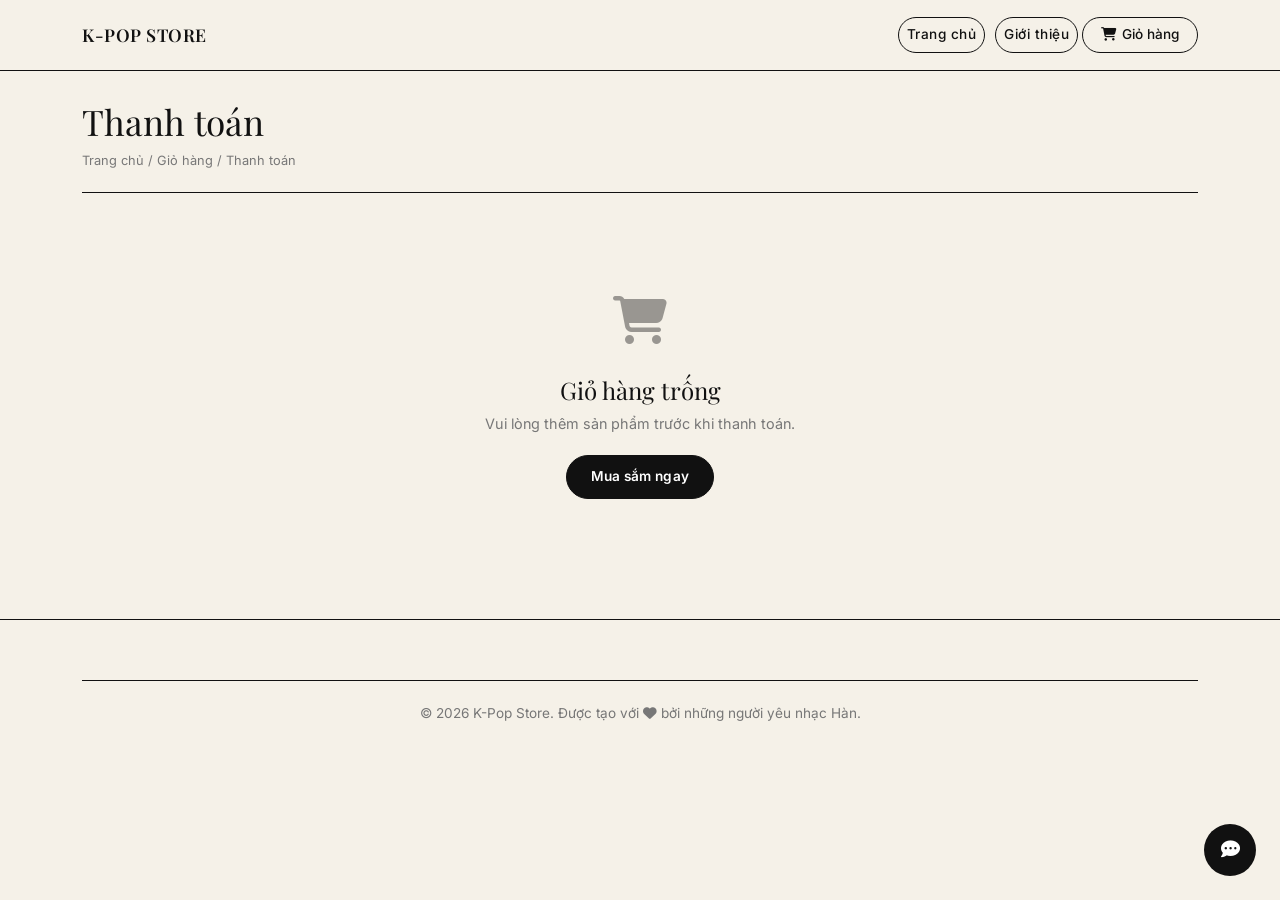
<file: checkout.html>
<!doctype html>
<html lang="vi">
    <head>
        <!-- =====================================================================
             TRANG THANH TOÁN — K-Pop Music Store (checkout.html)
             Chức năng: Hiển thị giao diện thanh toán (QR Code, thông tin đơn hàng).
             Toàn bộ nội dung được render bởi checkout.js — trang này chỉ là shell.
             
             Luồng thanh toán:
               cart.html → checkout.html → [checkout.js xử lý] → success.html
             
             Luồng dữ liệu:
               checkout.js đọc Cart.getCart() → render form xác nhận và QR
               Khi xác nhận: Cart.checkout() → clear cart → redirect success.html
        ====================================================================== -->

        <meta charset="UTF-8" />
        <meta name="viewport" content="width=device-width, initial-scale=1.0" />
        <title>Thanh toán - K-Pop Store</title>

        <!-- Favicon SVG dùng chung -->
        <link rel="icon" type="image/svg+xml" href="assets/images/favicon.svg" />

        <!-- SEO: mô tả trang thanh toán -->
        <meta name="description" content="Thanh toán đơn hàng nhạc số K-Pop qua QR Code ngân hàng hoặc Momo." />

        <!-- Bootstrap CSS -->
        <link href="https://cdn.jsdelivr.net/npm/bootstrap@5.3.3/dist/css/bootstrap.min.css" rel="stylesheet" />

        <!-- Font Awesome — icon loading spinner, checkmark... -->
        <link rel="stylesheet" href="https://cdnjs.cloudflare.com/ajax/libs/font-awesome/6.5.1/css/all.min.css" />

        <!-- CSS tùy biến -->
        <link rel="stylesheet" href="css/style.css" />
        <link rel="stylesheet" href="css/components.css" />
        <link rel="stylesheet" href="css/responsive.css" />
    </head>
    <body>

        <!-- ===================================================================
             NAVBAR — Dùng lại cấu trúc chung.
             Thanh toán là bước cuối luồng mua hàng, không có "active" nav item.
             Vẫn hiển thị giỏ hàng để người dùng có thể quay lại nếu cần.
        =================================================================== -->
        <nav class="navbar navbar-expand-lg sticky-top">
            <div class="container">
                <a class="navbar-brand text-upper" href="index.html">K-Pop Store</a>

                <!-- Hamburger button cho mobile -->
                <button class="navbar-toggler" type="button" data-bs-toggle="collapse" data-bs-target="#mainNav">
                    <span class="navbar-toggler-icon"></span>
                </button>

                <div class="collapse navbar-collapse justify-content-end" id="mainNav">
                    <ul class="navbar-nav align-items-center gap-1">
                        <li class="nav-item"><a class="nav-link" href="index.html">Trang chủ</a></li>
                        <li class="nav-item"><a class="nav-link" href="about.html">Giới thiệu</a></li>
                        <!-- Giỏ hàng vẫn hiển thị để người dùng thoát ra kiểm tra lại nếu cần -->
                        <li class="nav-item">
                            <a class="cart-nav-link" href="cart.html">
                                <i class="fas fa-shopping-cart"></i> Giỏ hàng <span class="cart-badge" id="cartBadge">0</span>
                            </a>
                        </li>
                    </ul>
                </div>
            </div>
        </nav>

        <!-- ===================================================================
             NỘI DUNG CHÍNH — Vùng thanh toán
             #checkoutContent: placeholder rỗng, checkout.js sẽ render nội dung:
               - Nếu giỏ rỗng: hiển thị empty-state chuyển về giỏ hàng
               - Nếu có hàng: hiển thị danh sách đơn hàng + QR thanh toán +
                              nút "Xác nhận" giả lập thanh toán thành công
        =================================================================== -->
        <main>
            <div class="container">
                <!-- Tiêu đề + breadcrumb điều hướng 3 cấp -->
                <div class="page-header">
                    <h1>Thanh toán</h1>
                    <div class="breadcrumb-custom">
                        <!-- Breadcrumb: Trang chủ > Giỏ hàng > Thanh toán -->
                        <a href="index.html">Trang chủ</a> / <a href="cart.html">Giỏ hàng</a> / Thanh toán
                    </div>
                </div>

                <!-- Placeholder cho checkout.js render nội dung thanh toán -->
                <div id="checkoutContent"></div>
            </div>
        </main>

        <!-- ===================================================================
             LOADING OVERLAY — Lớp phủ bán trong suốt che toàn trang.
             Hiển thị khi người dùng nhấn "Xác nhận thanh toán" để:
               1. Ngăn bấm lại nút (tránh double-submit)
               2. Cho người dùng thấy đang xử lý
             checkout.js toggle display: none ↔ flex cho phần tử này.
        =================================================================== -->
        <div class="loading-overlay" id="loadingOverlay" style="display: none">
            <div class="spinner"></div>
            <p>Đang xác nhận giao dịch...</p>
        </div>

        <!-- ===================================================================
             FOOTER RÚT GỌN — Chỉ gồm dòng bản quyền.
             Checkout không cần nhiều link distraction — tập trung vào hoàn tất đơn.
        =================================================================== -->
        <footer class="footer">
            <div class="container">
                <div class="footer-bottom">
                    <p>&copy; 2026 K-Pop Store. Được tạo với <i class="fas fa-heart"></i> bởi những người yêu nhạc Hàn.</p>
                </div>
            </div>
        </footer>

        <!-- Toast container — hiển thị thông báo lỗi hoặc xác nhận -->
        <div class="toast-container" id="toastContainer"></div>

        <!-- Bootstrap Bundle JS -->
        <script src="https://cdn.jsdelivr.net/npm/bootstrap@5.3.3/dist/js/bootstrap.bundle.min.js"></script>

        <!-- cart.js: nạp trước checkout.js — cung cấp Cart API mà checkout.js cần
             (Cart.getCart, Cart.getCartTotal, Cart.formatPrice, Cart.checkout...) -->
        <script src="js/cart.js"></script>

        <!-- checkout.js: render giao diện thanh toán, xử lý xác nhận, redirect success -->
        <script src="js/checkout.js"></script>

        <!-- chat.js: widget hỗ trợ khách hàng -->
        <script src="js/chat.js"></script>
    </body>
</html>
</file>
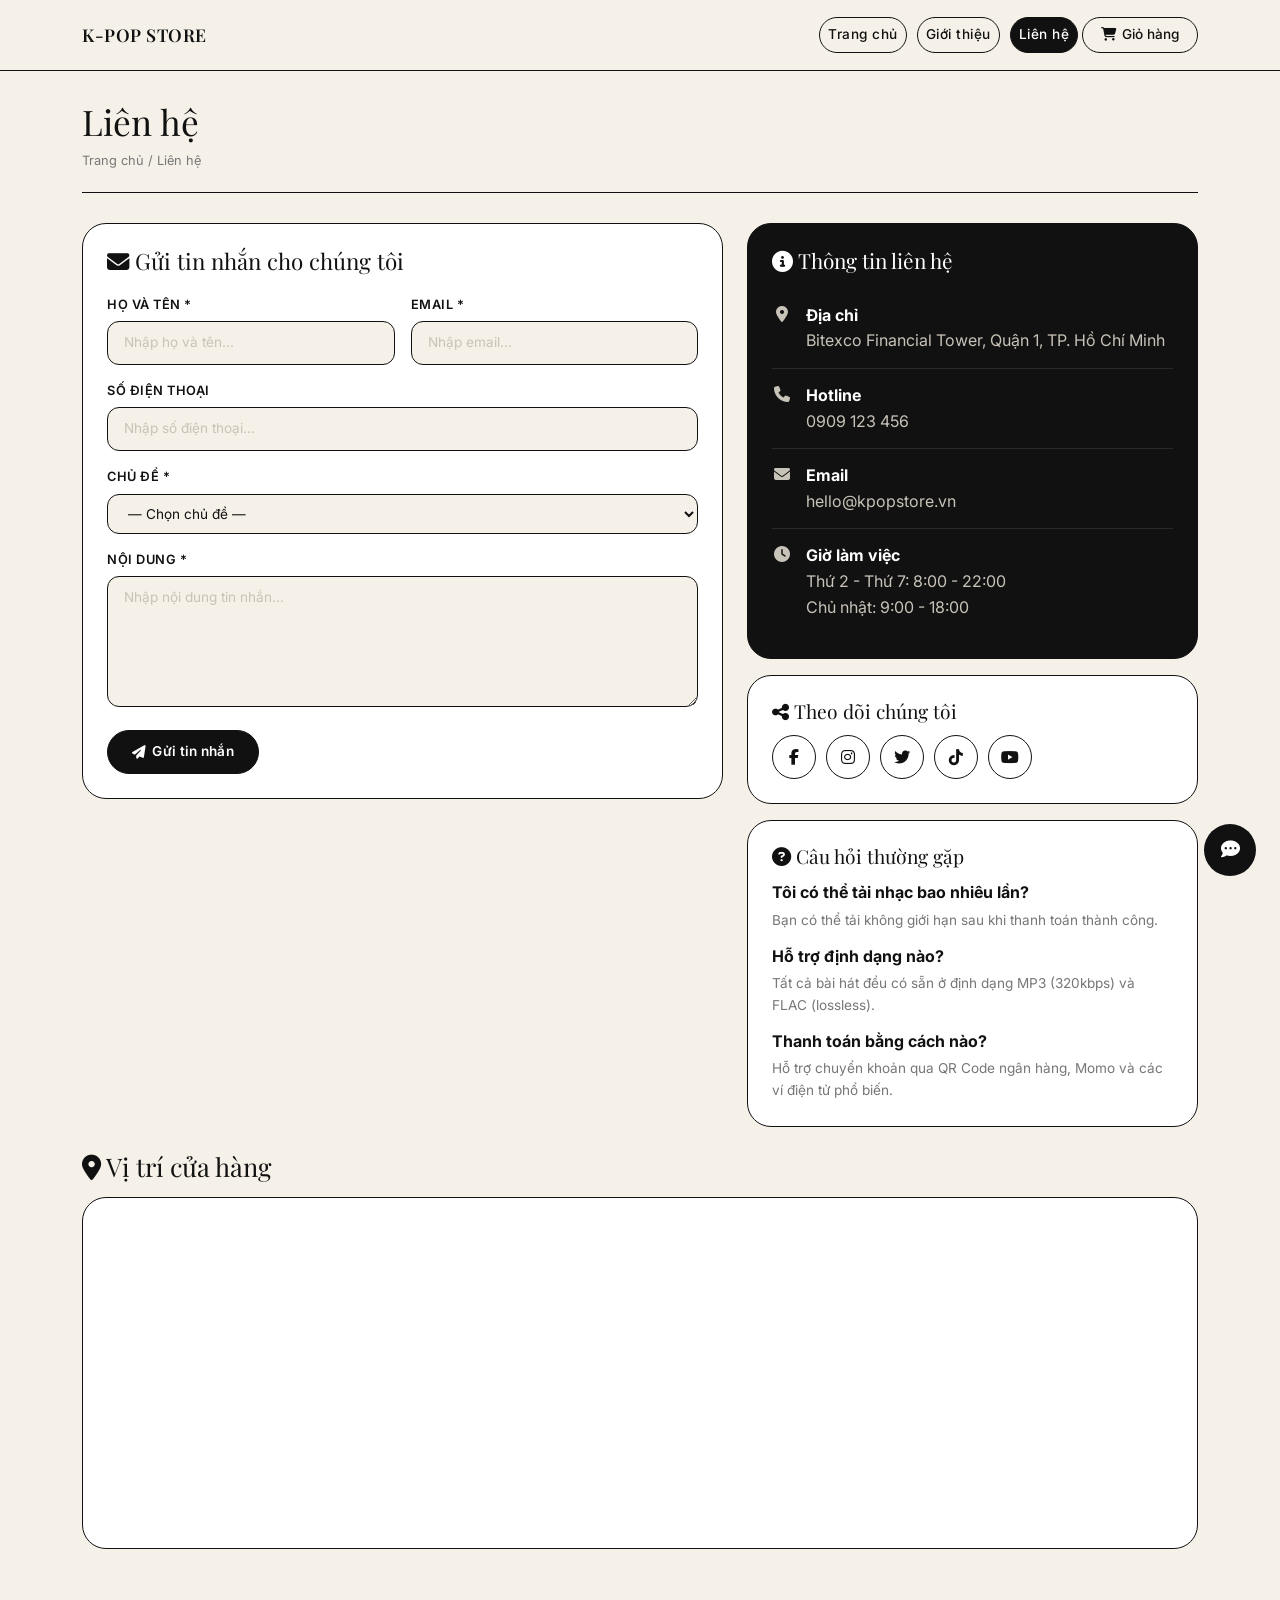
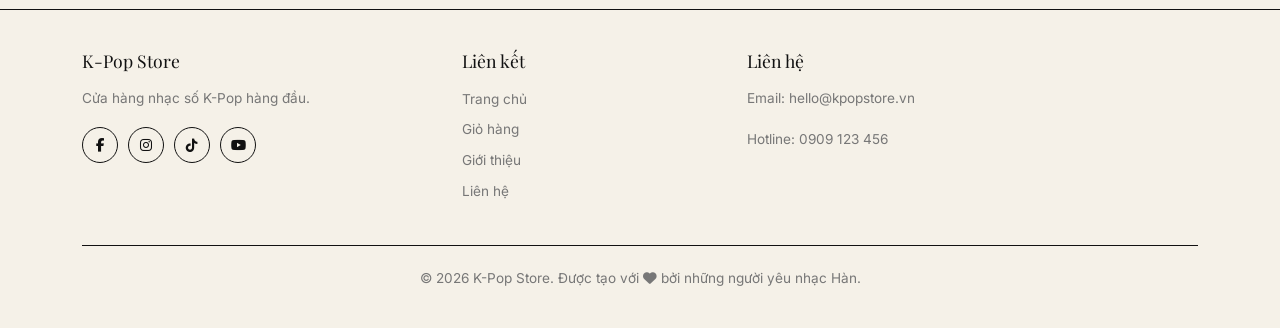
<file: contact.html>
<!doctype html>
<html lang="vi">
    <head>
        <!-- =====================================================================
             TRANG LIÊN HỆ — K-Pop Music Store (contact.html)
             Chức năng: Form liên hệ gửi tin nhắn, thông tin liên hệ công ty,
             mạng xã hội, FAQ nhanh và bản đồ vị trí cửa hàng.
             
             Lưu ý: Form liên hệ hiện là giả lập (mock) — không gửi đến backend.
             onsubmit gọi showToast() để xác nhận và this.reset() để xóa form.
             Tích hợp backend thực cần thay thế handler onsubmit.
        ====================================================================== -->

        <meta charset="UTF-8" />
        <meta name="viewport" content="width=device-width, initial-scale=1.0" />
        <title>Liên hệ - K-Pop Store</title>

        <!-- Favicon SVG dùng chung -->
        <link rel="icon" type="image/svg+xml" href="assets/images/favicon.svg" />

        <!-- SEO: mô tả trang liên hệ -->
        <meta name="description" content="Liên hệ với K-Pop Music Store — Chúng tôi luôn sẵn sàng hỗ trợ bạn." />

        <!-- Bootstrap CSS -->
        <link href="https://cdn.jsdelivr.net/npm/bootstrap@5.3.3/dist/css/bootstrap.min.css" rel="stylesheet" />

        <!-- Font Awesome — icon envelope, phone, map-marker... -->
        <link rel="stylesheet" href="https://cdnjs.cloudflare.com/ajax/libs/font-awesome/6.5.1/css/all.min.css" />

        <!-- CSS tùy biến -->
        <link rel="stylesheet" href="css/style.css" />
        <link rel="stylesheet" href="css/components.css" />
        <link rel="stylesheet" href="css/responsive.css" />
    </head>
    <body>

        <!-- ===================================================================
             NAVBAR — Thanh điều hướng dính.
             "Liên hệ" được đánh dấu active vì đây là trang hiện tại.
        =================================================================== -->
        <nav class="navbar navbar-expand-lg sticky-top">
            <div class="container">
                <a class="navbar-brand text-upper" href="index.html">K-Pop Store</a>

                <!-- Hamburger button cho mobile -->
                <button class="navbar-toggler" type="button" data-bs-toggle="collapse" data-bs-target="#mainNav">
                    <span class="navbar-toggler-icon"></span>
                </button>

                <!-- "Liên hệ" có class="active" để người dùng biết mình đang ở trang nào -->
                <div class="collapse navbar-collapse justify-content-end" id="mainNav">
                    <ul class="navbar-nav align-items-center gap-1">
                        <li class="nav-item"><a class="nav-link" href="index.html">Trang chủ</a></li>
                        <li class="nav-item"><a class="nav-link" href="about.html">Giới thiệu</a></li>
                        <li class="nav-item"><a class="nav-link active" href="contact.html">Liên hệ</a></li>
                        <li class="nav-item">
                            <a class="cart-nav-link" href="cart.html">
                                <i class="fas fa-shopping-cart"></i> Giỏ hàng <span class="cart-badge" id="cartBadge">0</span>
                            </a>
                        </li>
                    </ul>
                </div>
            </div>
        </nav>

        <!-- ===================================================================
             NỘI DUNG CHÍNH
             Layout: 2 cột chính (7-5) theo Bootstrap grid
               Cột trái  (col-lg-7): Form gửi tin nhắn
               Cột phải  (col-lg-5): Thông tin liên hệ + Mạng xã hội + FAQ
             Phía dưới: Bản đồ Google Maps toàn chiều rộng
        =================================================================== -->
        <main>
            <div class="container">
                <!-- Tiêu đề trang + breadcrumb -->
                <div class="page-header">
                    <h1>Liên hệ</h1>
                    <div class="breadcrumb-custom"><a href="index.html">Trang chủ</a> / Liên hệ</div>
                </div>

                <div class="row g-4">

                    <!-- ===== CỘT TRÁI: FORM LIÊN HỆ =====
                         id="contactForm": để JS có thể truy cập nếu cần validate thêm.
                         onsubmit:
                           1. event.preventDefault() — ngăn reload trang (đây là mock)
                           2. showToast() — hiển thị thông báo xác nhận
                           3. this.reset() — xóa toàn bộ input để dùng lại
                         Trường bắt buộc (*): Họ tên, Email, Chủ đề, Nội dung
                    -->
                    <div class="col-lg-7">
                        <div class="bento-box">
                            <h3 style="font-family: var(--font-heading); font-size: 1.4rem; margin-bottom: 20px;">
                                <i class="fas fa-envelope"></i> Gửi tin nhắn cho chúng tôi
                            </h3>
                            <!-- Form mock: không POST đến server, chỉ hiển thị toast xác nhận -->
                            <form id="contactForm" onsubmit="event.preventDefault(); showToast('Liên hệ', 'Cảm ơn bạn! Chúng tôi sẽ phản hồi trong thời gian sớm nhất.'); this.reset();">
                                <div class="row g-3">
                                    <!-- Trường Họ tên — required, chiếm 6/12 cột trên md+ -->
                                    <div class="col-md-6">
                                        <label class="form-label-custom" for="contactName">Họ và tên *</label>
                                        <input type="text" id="contactName" class="form-input-custom" placeholder="Nhập họ và tên..." required />
                                    </div>

                                    <!-- Trường Email — required, type="email" để browser validate -->
                                    <div class="col-md-6">
                                        <label class="form-label-custom" for="contactEmail">Email *</label>
                                        <input type="email" id="contactEmail" class="form-input-custom" placeholder="Nhập email..." required />
                                    </div>

                                    <!-- Trường Số điện thoại — không bắt buộc, type="tel" -->
                                    <div class="col-12">
                                        <label class="form-label-custom" for="contactPhone">Số điện thoại</label>
                                        <input type="tel" id="contactPhone" class="form-input-custom" placeholder="Nhập số điện thoại..." />
                                    </div>

                                    <!-- Dropdown Chủ đề — required, phân loại yêu cầu hỗ trợ -->
                                    <div class="col-12">
                                        <label class="form-label-custom" for="contactSubject">Chủ đề *</label>
                                        <select id="contactSubject" class="form-input-custom" required>
                                            <option value="">— Chọn chủ đề —</option>
                                            <option value="order">Hỏi về đơn hàng</option>
                                            <option value="payment">Vấn đề thanh toán</option>
                                            <option value="download">Vấn đề tải nhạc</option>
                                            <option value="suggestion">Góp ý / Đề xuất</option>
                                            <option value="other">Khác</option>
                                        </select>
                                    </div>

                                    <!-- Textarea Nội dung — required, 5 dòng mặc định -->
                                    <div class="col-12">
                                        <label class="form-label-custom" for="contactMessage">Nội dung *</label>
                                        <textarea id="contactMessage" class="form-input-custom" rows="5" placeholder="Nhập nội dung tin nhắn..." required></textarea>
                                    </div>

                                    <!-- Nút submit -->
                                    <div class="col-12">
                                        <button type="submit" class="btn-pill btn-pill-filled">
                                            <i class="fas fa-paper-plane"></i> Gửi tin nhắn
                                        </button>
                                    </div>
                                </div>
                            </form>
                        </div>
                    </div>

                    <!-- ===== CỘT PHẢI: THÔNG TIN + MXH + FAQ ===== -->
                    <div class="col-lg-5">

                        <!-- Box 1: Thông tin liên hệ — bento-box-dark để tương phản với form -->
                        <div class="bento-box bento-box-dark mb-3">
                            <h3 style="color: var(--white); font-size: 1.3rem; margin-bottom: 16px;">
                                <i class="fas fa-info-circle"></i> Thông tin liên hệ
                            </h3>

                            <!-- Mỗi contact-info-item: icon + label + nội dung -->
                            <div class="contact-info-item">
                                <i class="fas fa-map-marker-alt"></i>
                                <div>
                                    <strong style="color: var(--white);">Địa chỉ</strong>
                                    <p style="color: var(--gray-light); margin: 0;">Bitexco Financial Tower, Quận 1, TP. Hồ Chí Minh</p>
                                </div>
                            </div>

                            <div class="contact-info-item">
                                <i class="fas fa-phone"></i>
                                <div>
                                    <strong style="color: var(--white);">Hotline</strong>
                                    <p style="color: var(--gray-light); margin: 0;">0909 123 456</p>
                                </div>
                            </div>

                            <div class="contact-info-item">
                                <i class="fas fa-envelope"></i>
                                <div>
                                    <strong style="color: var(--white);">Email</strong>
                                    <p style="color: var(--gray-light); margin: 0;">hello@kpopstore.vn</p>
                                </div>
                            </div>

                            <!-- Giờ làm việc theo ngày -->
                            <div class="contact-info-item">
                                <i class="fas fa-clock"></i>
                                <div>
                                    <strong style="color: var(--white);">Giờ làm việc</strong>
                                    <p style="color: var(--gray-light); margin: 0;">Thứ 2 - Thứ 7: 8:00 - 22:00<br/>Chủ nhật: 9:00 - 18:00</p>
                                </div>
                            </div>
                        </div>

                        <!-- Box 2: Icon mạng xã hội -->
                        <div class="bento-box">
                            <h3 style="font-size: 1.2rem; margin-bottom: 12px;">
                                <i class="fas fa-share-alt"></i> Theo dõi chúng tôi
                            </h3>
                            <!-- social-links-lg: kích thước icon lớn hơn so với footer -->
                            <div class="social-links social-links-lg">
                                <a href="#" title="Facebook"><i class="fab fa-facebook-f"></i></a>
                                <a href="#" title="Instagram"><i class="fab fa-instagram"></i></a>
                                <a href="#" title="Twitter"><i class="fab fa-twitter"></i></a>
                                <a href="#" title="TikTok"><i class="fab fa-tiktok"></i></a>
                                <a href="#" title="YouTube"><i class="fab fa-youtube"></i></a>
                            </div>
                        </div>

                        <!-- Box 3: FAQ nhanh — 3 câu hỏi thường gặp giảm tải ticket hỗ trợ -->
                        <div class="bento-box mt-3">
                            <h3 style="font-size: 1.2rem; margin-bottom: 12px;">
                                <i class="fas fa-question-circle"></i> Câu hỏi thường gặp
                            </h3>

                            <!-- FAQ 1: Số lần tải cho phép -->
                            <div class="faq-item">
                                <strong>Tôi có thể tải nhạc bao nhiêu lần?</strong>
                                <p style="color: var(--gray); font-size: 0.85rem; margin: 4px 0 12px;">Bạn có thể tải không giới hạn sau khi thanh toán thành công.</p>
                            </div>

                            <!-- FAQ 2: Định dạng file hỗ trợ -->
                            <div class="faq-item">
                                <strong>Hỗ trợ định dạng nào?</strong>
                                <p style="color: var(--gray); font-size: 0.85rem; margin: 4px 0 12px;">Tất cả bài hát đều có sẵn ở định dạng MP3 (320kbps) và FLAC (lossless).</p>
                            </div>

                            <!-- FAQ 3: Phương thức thanh toán được chấp nhận -->
                            <div class="faq-item">
                                <strong>Thanh toán bằng cách nào?</strong>
                                <p style="color: var(--gray); font-size: 0.85rem; margin: 4px 0 0;">Hỗ trợ chuyển khoản qua QR Code ngân hàng, Momo và các ví điện tử phổ biến.</p>
                            </div>
                        </div>
                    </div>
                </div>

                <!-- ===== BẢN ĐỒ GOOGLE MAPS =====
                     Nhúng iframe Google Maps trỏ đến Bitexco Financial Tower.
                     loading="lazy": tải sau khi người dùng cuộn đến, tiết kiệm bandwidth.
                     referrerpolicy: bảo mật, không gửi URL trang host ra ngoài.
                -->
                <section class="map-section mt-4 mb-3">
                    <h2><i class="fas fa-map-marker-alt"></i> Vị trí cửa hàng</h2>
                    <div class="bento-box" style="padding: 0">
                        <iframe
                            src="https://www.google.com/maps/embed?pb=!1m18!1m12!1m3!1d3919.5177580567037!2d106.69892!3d10.77154!2m3!1f0!2f0!3f0!3m2!1i1024!2i768!4f13.1!3m3!1m2!1s0x31752f38f9ed887b%3A0x14aded5703768989!2sBitexco%20Financial%20Tower!5e0!3m2!1sen!2svn!4v1680000000000!5m2!1sen!2svn"
                            allowfullscreen=""
                            loading="lazy"
                            referrerpolicy="no-referrer-when-downgrade"
                        ></iframe>
                    </div>
                </section>
            </div>
        </main>

        <!-- ===================================================================
             FOOTER RÚT GỌN — 3 cột: Thương hiệu, Liên kết, Thông tin liên hệ
        =================================================================== -->
        <footer class="footer">
            <div class="container">
                <div class="row">
                    <!-- Cột 1: Logo + mạng xã hội -->
                    <div class="col-md-4 mb-3">
                        <h5>K-Pop Store</h5>
                        <p>Cửa hàng nhạc số K-Pop hàng đầu.</p>
                        <div class="social-links">
                            <a href="#" title="Facebook"><i class="fab fa-facebook-f"></i></a>
                            <a href="#" title="Instagram"><i class="fab fa-instagram"></i></a>
                            <a href="#" title="TikTok"><i class="fab fa-tiktok"></i></a>
                            <a href="#" title="YouTube"><i class="fab fa-youtube"></i></a>
                        </div>
                    </div>

                    <!-- Cột 2: Điều hướng nội bộ -->
                    <div class="col-md-3 mb-3">
                        <h5>Liên kết</h5>
                        <ul>
                            <li><a href="index.html">Trang chủ</a></li>
                            <li><a href="cart.html">Giỏ hàng</a></li>
                            <li><a href="about.html">Giới thiệu</a></li>
                            <li><a href="contact.html">Liên hệ</a></li>
                        </ul>
                    </div>

                    <!-- Cột 3: Thông tin liên hệ nhanh -->
                    <div class="col-md-3 mb-3">
                        <h5>Liên hệ</h5>
                        <p>Email: hello@kpopstore.vn</p>
                        <p>Hotline: 0909 123 456</p>
                    </div>
                </div>

                <div class="footer-bottom">
                    <p>&copy; 2026 K-Pop Store. Được tạo với <i class="fas fa-heart"></i> bởi những người yêu nhạc Hàn.</p>
                </div>
            </div>
        </footer>

        <!-- Toast container — hiển thị thông báo xác nhận gửi form -->
        <div class="toast-container" id="toastContainer"></div>

        <!-- Bootstrap Bundle JS -->
        <script src="https://cdn.jsdelivr.net/npm/bootstrap@5.3.3/dist/js/bootstrap.bundle.min.js"></script>

        <!-- cart.js: cập nhật #cartBadge và cung cấp showToast() cho form onsubmit -->
        <script src="js/cart.js"></script>

        <!-- chat.js: widget hỗ trợ khách hàng -->
        <script src="js/chat.js"></script>
    </body>
</html>
</file>
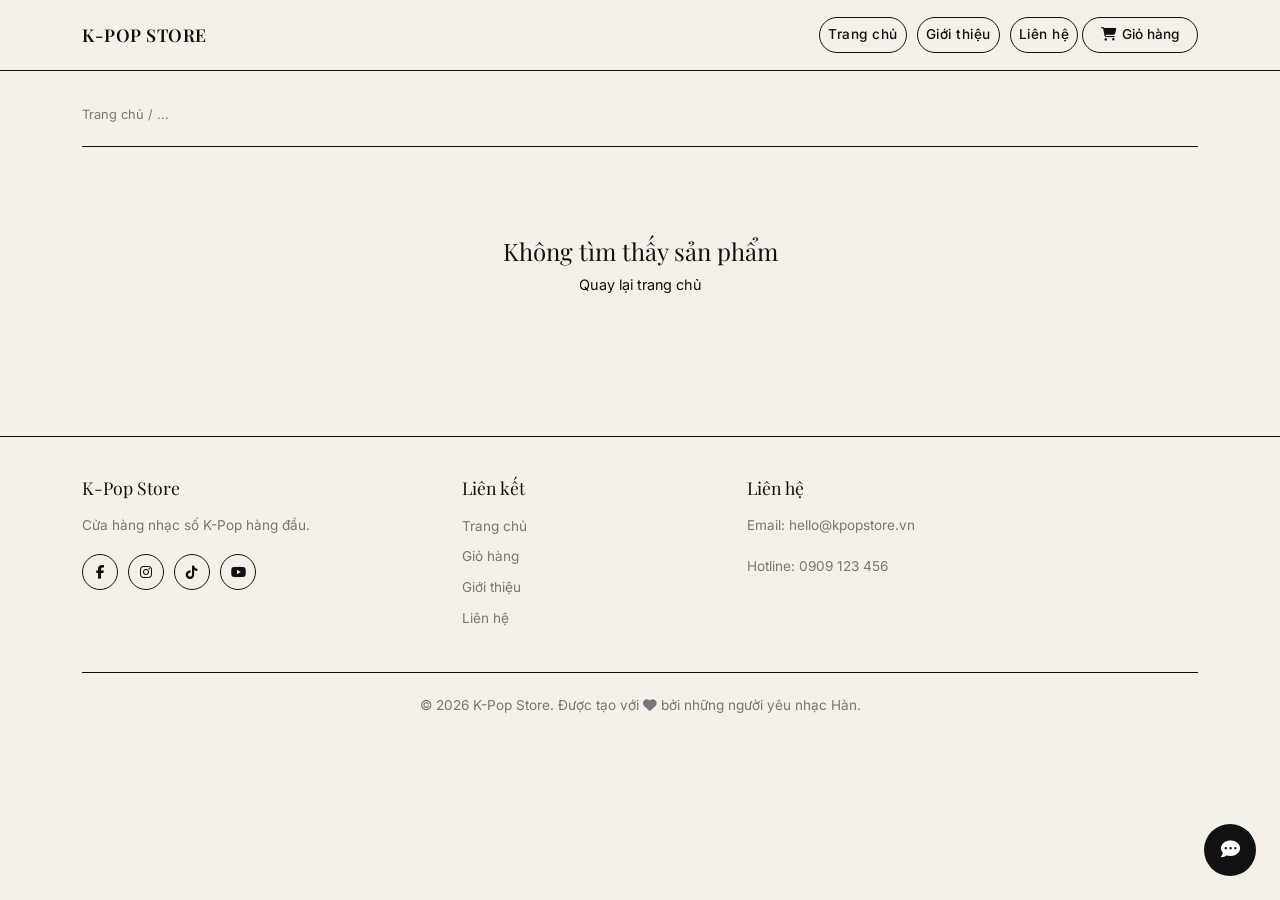
<file: product.html>
<!doctype html>
<html lang="vi">
    <head>
        <!-- =====================================================================
             TRANG CHI TIẾT SẢN PHẨM — K-Pop Music Store (product.html)
             Chức năng: Hiển thị chi tiết một sản phẩm (album/bài hát) dựa vào
             query parameter ?id= trên URL. Nội dung render hoàn toàn bởi inline JS.
             
             Luồng dữ liệu:
               1. URLSearchParams lấy ?id= từ URL
               2. fetch('data/products.json') lấy toàn bộ danh mục
               3. Tìm sản phẩm khớp id → render #productDetail
               4. Lọc sản phẩm cùng nghệ sĩ → render #relatedGrid
             
             Luồng mua hàng:
               index.html [click thẻ] → product.html?id=xxx → Cart.addToCart() → cart.html
        ====================================================================== -->

        <meta charset="UTF-8" />
        <meta name="viewport" content="width=device-width, initial-scale=1.0" />
        <!-- Tiêu đề trang được cập nhật động bởi JS sau khi biết tên sản phẩm -->
        <title>Chi tiết sản phẩm - K-Pop Store</title>

        <!-- Favicon SVG dùng chung -->
        <link rel="icon" type="image/svg+xml" href="assets/images/favicon.svg" />

        <!-- SEO meta description tổng quát — JS không thể thay thế thẻ meta vì crawler -->
        <meta name="description" content="Xem chi tiết và mua nhạc số K-Pop chất lượng cao. Tải về ngay sau khi thanh toán." />

        <!-- Bootstrap CSS -->
        <link href="https://cdn.jsdelivr.net/npm/bootstrap@5.3.3/dist/css/bootstrap.min.css" rel="stylesheet" />

        <!-- Font Awesome — icon cart-plus, arrow-left, headphones... -->
        <link rel="stylesheet" href="https://cdnjs.cloudflare.com/ajax/libs/font-awesome/6.5.1/css/all.min.css" />

        <!-- CSS tùy biến -->
        <link rel="stylesheet" href="css/style.css" />
        <link rel="stylesheet" href="css/components.css" />
        <link rel="stylesheet" href="css/responsive.css" />
    </head>
    <body>

        <!-- ===================================================================
             NAVBAR — Dùng lại cấu trúc điều hướng giúp người dùng giữ định hướng
             xuyên suốt luồng mua hàng. Không có "active" vì product không trong menu.
        =================================================================== -->
        <nav class="navbar navbar-expand-lg sticky-top">
            <div class="container">
                <a class="navbar-brand text-upper" href="index.html">K-Pop Store</a>

                <!-- Hamburger button mobile -->
                <button class="navbar-toggler" type="button" data-bs-toggle="collapse" data-bs-target="#mainNav">
                    <span class="navbar-toggler-icon"></span>
                </button>

                <div class="collapse navbar-collapse justify-content-end" id="mainNav">
                    <ul class="navbar-nav align-items-center gap-1">
                        <li class="nav-item"><a class="nav-link" href="index.html">Trang chủ</a></li>
                        <li class="nav-item"><a class="nav-link" href="about.html">Giới thiệu</a></li>
                        <li class="nav-item"><a class="nav-link" href="contact.html">Liên hệ</a></li>
                        <li class="nav-item">
                            <a class="cart-nav-link" href="cart.html">
                                <i class="fas fa-shopping-cart"></i> Giỏ hàng <span class="cart-badge" id="cartBadge">0</span>
                            </a>
                        </li>
                    </ul>
                </div>
            </div>
        </nav>

        <!-- ===================================================================
             NỘI DUNG CHÍNH — Chi tiết sản phẩm
             Layout sau khi JS render:
               - Cột trái  (col-md-6): Ảnh bìa album lớn
               - Cột phải  (col-md-6): Tên nghệ sĩ, tiêu đề, loại, giá,
                                        định dạng file, nút thêm giỏ + mua tiếp
             Phía dưới: Section sản phẩm liên quan (ẩn mặc định, hiện nếu có data)
        =================================================================== -->
        <main>
            <div class="container">
                <!-- Tiêu đề trang + breadcrumb động
                     #breadcrumbTitle: JS sẽ cập nhật text thành tên sản phẩm -->
                <div class="page-header">
                    <div class="breadcrumb-custom">
                        <a href="index.html">Trang chủ</a> / <span id="breadcrumbTitle">...</span>
                    </div>
                </div>

                <!-- Container chi tiết sản phẩm — JS render toàn bộ nội dung vào đây
                     Hai trạng thái:
                       - Không có ?id= hoặc id không khớp: hiển thị empty-state + link về trang chủ
                       - Khớp: hiển thị layout 2 cột ảnh + thông tin -->
                <div class="row g-4 product-detail" id="productDetail">
                    <!-- Được render bằng JS -->
                </div>

                <!-- ===== SẢN PHẨM LIÊN QUAN =====
                     Mặc định ẩn (display: none).
                     JS sẽ set display: block và render vào #relatedGrid nếu có sản phẩm
                     cùng nghệ sĩ với sản phẩm đang xem.
                     Dùng lại class "product-grid" để có cùng kiểu grid với trang chủ.
                -->
                <section class="related-products mt-5" id="relatedProducts" style="display: none;">
                    <h2 class="section-title"><i class="fas fa-headphones"></i> Sản phẩm liên quan</h2>
                    <!-- JS render thẻ sản phẩm liên quan vào đây — cùng cấu trúc card với product-grid -->
                    <div class="product-grid" id="relatedGrid">
                        <!-- Được render bằng JS -->
                    </div>
                </section>
            </div>
        </main>

        <!-- ===================================================================
             FOOTER RÚT GỌN — 3 cột: Thương hiệu, Liên kết, Liên hệ
        =================================================================== -->
        <footer class="footer">
            <div class="container">
                <div class="row">
                    <!-- Cột 1: Logo + mạng xã hội -->
                    <div class="col-md-4 mb-3">
                        <h5>K-Pop Store</h5>
                        <p>Cửa hàng nhạc số K-Pop hàng đầu.</p>
                        <div class="social-links">
                            <a href="#" title="Facebook"><i class="fab fa-facebook-f"></i></a>
                            <a href="#" title="Instagram"><i class="fab fa-instagram"></i></a>
                            <a href="#" title="TikTok"><i class="fab fa-tiktok"></i></a>
                            <a href="#" title="YouTube"><i class="fab fa-youtube"></i></a>
                        </div>
                    </div>

                    <!-- Cột 2: Điều hướng nội bộ -->
                    <div class="col-md-3 mb-3">
                        <h5>Liên kết</h5>
                        <ul>
                            <li><a href="index.html">Trang chủ</a></li>
                            <li><a href="cart.html">Giỏ hàng</a></li>
                            <li><a href="about.html">Giới thiệu</a></li>
                            <li><a href="contact.html">Liên hệ</a></li>
                        </ul>
                    </div>

                    <!-- Cột 3: Thông tin liên hệ -->
                    <div class="col-md-3 mb-3">
                        <h5>Liên hệ</h5>
                        <p>Email: hello@kpopstore.vn</p>
                        <p>Hotline: 0909 123 456</p>
                    </div>
                </div>

                <div class="footer-bottom">
                    <p>&copy; 2026 K-Pop Store. Được tạo với <i class="fas fa-heart"></i> bởi những người yêu nhạc Hàn.</p>
                </div>
            </div>
        </footer>

        <!-- Toast container — hiển thị thông báo "Đã thêm vào giỏ" -->
        <div class="toast-container" id="toastContainer"></div>

        <!-- Bootstrap Bundle JS -->
        <script src="https://cdn.jsdelivr.net/npm/bootstrap@5.3.3/dist/js/bootstrap.bundle.min.js"></script>

        <!-- cart.js: nạp trước — cung cấp Cart.addToCart(), Cart.formatPrice(), showToast() -->
        <script src="js/cart.js"></script>

        <script>
            /**
             * Inline script xử lý trang chi tiết sản phẩm.
             * Dùng IIFE để tránh xung đột biến với cart.js và chat.js.
             */
            (function () {
                // Lấy product ID từ query string URL: product.html?id=blackpink-01
                var params = new URLSearchParams(window.location.search);
                var productId = params.get('id');

                // Nếu không có ?id= trong URL — người dùng vào thẳng product.html
                if (!productId) {
                    document.getElementById('productDetail').innerHTML =
                        '<div class="col-12"><div class="empty-state"><h3>Không tìm thấy sản phẩm</h3><p><a href="index.html">Quay lại trang chủ</a></p></div></div>';
                    return;
                }

                // Fetch toàn bộ danh mục sản phẩm từ file JSON tĩnh
                fetch('data/products.json')
                    .then(function (res) { return res.json(); })
                    .then(function (products) {
                        // Tìm sản phẩm khớp với ID từ URL
                        var product = products.find(function (p) { return p.id === productId; });

                        // Nếu ID không khớp với sản phẩm nào trong JSON
                        if (!product) {
                            document.getElementById('productDetail').innerHTML =
                                '<div class="col-12"><div class="empty-state"><h3>Sản phẩm không tồn tại</h3><p><a href="index.html">Quay lại trang chủ</a></p></div></div>';
                            return;
                        }

                        // Cập nhật tiêu đề tab trình duyệt với tên sản phẩm thực
                        document.title = product.title + ' - ' + product.artist + ' | K-Pop Store';

                        // Cập nhật breadcrumb với tên sản phẩm
                        document.getElementById('breadcrumbTitle').textContent = product.title;

                        // Render layout chi tiết sản phẩm — 2 cột: ảnh | thông tin
                        document.getElementById('productDetail').innerHTML =
                            // Cột trái: Ảnh bìa album
                            '<div class="col-md-6">' +
                            '<div class="detail-image"><img src="' + product.cover + '" alt="' + product.title + '"></div>' +
                            '</div>' +
                            // Cột phải: Thông tin chi tiết
                            '<div class="col-md-6">' +
                            '<div class="pt-2">' +
                            // Tên nghệ sĩ (sub-heading nhỏ hơn tiêu đề)
                            '<div class="detail-artist">' + product.artist + '</div>' +
                            // Tên album/bài hát — dùng h1 vì đây là heading chính của trang
                            '<h1 class="detail-title">' + product.title + '</h1>' +
                            // Badge loại sản phẩm: Album / Single / EP...
                            '<span class="detail-type">' + product.type + '</span>' +
                            // Giá sản phẩm
                            '<div class="detail-price mt-3">' + Cart.formatPrice(product.price) + '</div>' +
                            // Các định dạng file (MP3, FLAC...) hiển thị dạng badge
                            '<div class="detail-formats">' +
                            product.format.map(function (f) { return '<span>' + f + '</span>'; }).join('') +
                            '</div>' +
                            // Các nút hành động
                            '<div class="detail-actions">' +
                            // Nút thêm vào giỏ — listener gắn bên dưới sau khi DOM được tạo
                            '<button class="btn-pill btn-pill-filled" id="addToCartBtn"><i class="fas fa-cart-plus"></i> Thêm vào giỏ</button>' +
                            // Nút quay về mua tiếp
                            '<a href="index.html" class="btn-pill btn-pill-outline"><i class="fas fa-arrow-left"></i> Tiếp tục mua sắm</a>' +
                            '</div>' +
                            // Mô tả sản phẩm tự động sinh từ data
                            '<p class="detail-description">Nhạc số chất lượng cao từ ' + product.artist +
                            '. Có sẵn định dạng ' + product.format.join(', ') +
                            '. Tải về ngay sau khi thanh toán.</p>' +
                            '</div>' +
                            '</div>';

                        // Gắn sự kiện cho nút "Thêm vào giỏ" sau khi đã render vào DOM
                        // Cart.addToCart() xử lý thêm vào localStorage và hiển thị toast
                        document.getElementById('addToCartBtn').addEventListener('click', function () {
                            Cart.addToCart(product);
                        });

                        // ===== RENDER SẢN PHẨM LIÊN QUAN =====
                        // Lọc sản phẩm cùng nghệ sĩ, loại trừ sản phẩm hiện tại
                        var related = products.filter(function (p) {
                            return p.artist === product.artist && p.id !== product.id;
                        });

                        // Chỉ hiển thị section liên quan nếu thực sự có sản phẩm
                        if (related.length > 0) {
                            document.getElementById('relatedProducts').style.display = 'block';

                            // Render card sản phẩm liên quan — dùng cùng cấu trúc card với index.html
                            document.getElementById('relatedGrid').innerHTML = related.map(function (p) {
                                return '<div class="product-card">' +
                                    // Ảnh bìa + badge loại — link đến trang chi tiết sản phẩm liên quan
                                    '<a href="product.html?id=' + p.id + '" class="card-image">' +
                                    '<img src="' + p.cover + '" alt="' + p.title + '" loading="lazy">' +
                                    '<span class="card-type-badge">' + p.type + '</span>' +
                                    '</a>' +
                                    // Thông tin card
                                    '<div class="card-body">' +
                                    '<div class="card-artist">' + p.artist + '</div>' +
                                    '<div class="card-title"><a href="product.html?id=' + p.id + '">' + p.title + '</a></div>' +
                                    '<div class="card-price">' + Cart.formatPrice(p.price) + '</div>' +
                                    '<a href="product.html?id=' + p.id + '" class="btn-pill btn-pill-outline btn-pill-block btn-pill-sm">Xem chi tiết</a>' +
                                    '</div>' +
                                    '</div>';
                            }).join('');
                        }
                    });
            })();
        </script>

        <!-- chat.js: widget hỗ trợ khách hàng -->
        <script src="js/chat.js"></script>
    </body>
</html>
</file>
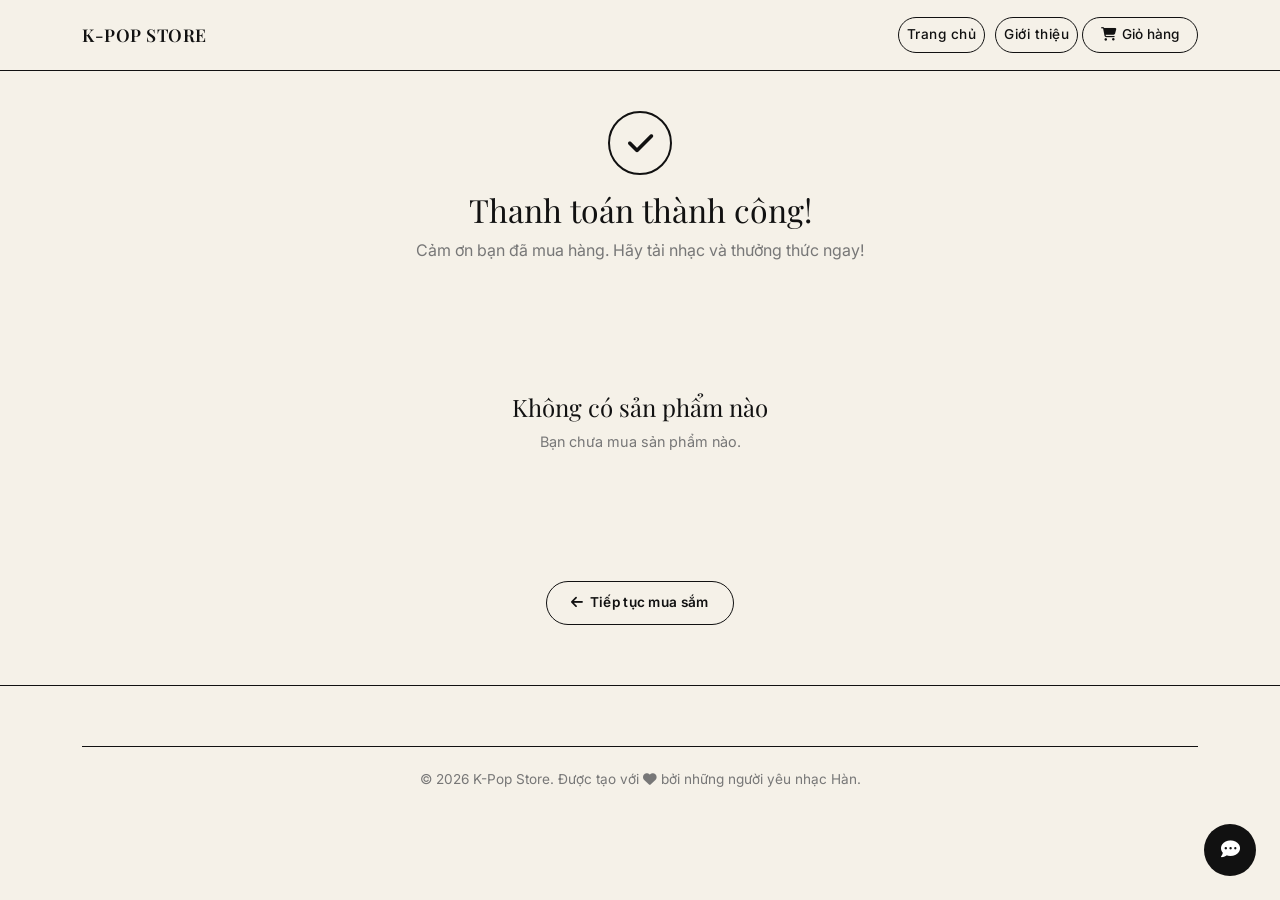
<file: success.html>
<!doctype html>
<html lang="vi">
    <head>
        <!-- =====================================================================
             TRANG THANH TOÁN THÀNH CÔNG — K-Pop Music Store (success.html)
             Chức năng: Xác nhận đơn hàng đã hoàn tất, hiển thị danh sách nhạc
             đã mua kèm nút tải về MP3 và FLAC cho từng sản phẩm.
             
             Luồng vào trang này:
               checkout.html → [checkout.js xác nhận] → redirect success.html
             
             Luồng dữ liệu:
               Cart.getPurchased() → lấy danh sách đã mua từ sessionStorage/localStorage
               → render #purchasedContent với download links
             
             Lưu ý: Download link hiện là mock (href="#" hoặc item.download nếu có).
             Tích hợp backend thực cần thay bằng signed URL hoặc stream endpoint.
        ====================================================================== -->

        <meta charset="UTF-8" />
        <meta name="viewport" content="width=device-width, initial-scale=1.0" />
        <title>Thanh toán thành công - K-Pop Store</title>

        <!-- Favicon SVG dùng chung -->
        <link rel="icon" type="image/svg+xml" href="assets/images/favicon.svg" />

        <!-- SEO: thông báo thành công để crawler biết trang mục đích -->
        <meta name="description" content="Thanh toán thành công! Tải nhạc số K-Pop chất lượng cao ngay bây giờ." />

        <!-- Bootstrap CSS -->
        <link href="https://cdn.jsdelivr.net/npm/bootstrap@5.3.3/dist/css/bootstrap.min.css" rel="stylesheet" />

        <!-- Font Awesome — icon check, download, music, arrow-left... -->
        <link rel="stylesheet" href="https://cdnjs.cloudflare.com/ajax/libs/font-awesome/6.5.1/css/all.min.css" />

        <!-- CSS tùy biến -->
        <link rel="stylesheet" href="css/style.css" />
        <link rel="stylesheet" href="css/components.css" />
        <link rel="stylesheet" href="css/responsive.css" />
    </head>
    <body>

        <!-- ===================================================================
             NAVBAR — Dùng lại cấu trúc điều hướng chung.
             Sau khi thanh toán, giỏ hàng đã được xóa → badge hiển thị 0.
             Người dùng có thể tiếp tục mua sắm hoặc về trang chủ.
        =================================================================== -->
        <nav class="navbar navbar-expand-lg sticky-top">
            <div class="container">
                <a class="navbar-brand text-upper" href="index.html">K-Pop Store</a>

                <!-- Hamburger button mobile -->
                <button class="navbar-toggler" type="button" data-bs-toggle="collapse" data-bs-target="#mainNav">
                    <span class="navbar-toggler-icon"></span>
                </button>

                <div class="collapse navbar-collapse justify-content-end" id="mainNav">
                    <ul class="navbar-nav align-items-center gap-1">
                        <li class="nav-item"><a class="nav-link" href="index.html">Trang chủ</a></li>
                        <li class="nav-item"><a class="nav-link" href="about.html">Giới thiệu</a></li>
                        <!-- Giỏ hàng badge — sẽ hiển thị 0 vì cart đã được clear sau checkout -->
                        <li class="nav-item">
                            <a class="cart-nav-link" href="cart.html">
                                <i class="fas fa-shopping-cart"></i> Giỏ hàng <span class="cart-badge" id="cartBadge">0</span>
                            </a>
                        </li>
                    </ul>
                </div>
            </div>
        </nav>

        <!-- ===================================================================
             NỘI DUNG CHÍNH — Trang xác nhận đơn hàng thành công
             Bố cục:
               1. Success box: icon check + tiêu đề + mô tả ngắn
               2. #purchasedContent: danh sách nhạc đã mua + nút tải MP3/FLAC
               3. Nút "Tiếp tục mua sắm"
        =================================================================== -->
        <main>
            <div class="container">

                <!-- ===== SUCCESS BOX =====
                     Hộp xác nhận thành công đặt ở đầu để người dùng ngay lập tức
                     nhận được phản hồi tích cực. success-icon và success-box
                     được định nghĩa trong components.css.
                -->
                <div class="success-box">
                    <!-- Icon dấu check — CSS animation có thể được gắn vào qua components.css -->
                    <div class="success-icon"><i class="fas fa-check"></i></div>
                    <h2>Thanh toán thành công!</h2>
                    <p>Cảm ơn bạn đã mua hàng. Hãy tải nhạc và thưởng thức ngay!</p>
                </div>

                <!-- Container danh sách nhạc đã mua — JS render vào đây.
                     Hai trạng thái:
                       - Không có dữ liệu đã mua: hiển thị empty-state (người dùng vào thẳng URL)
                       - Có dữ liệu: mỗi item hiển thị ảnh bìa, tên, nghệ sĩ, nút tải MP3/FLAC -->
                <div id="purchasedContent"></div>

                <!-- Nút quay về trang chủ để tiếp tục mua sắm -->
                <div class="text-center mt-5 mb-4">
                    <a href="index.html" class="btn-pill btn-pill-outline">
                        <i class="fas fa-arrow-left"></i> Tiếp tục mua sắm
                    </a>
                </div>
            </div>
        </main>

        <!-- ===================================================================
             FOOTER RÚT GỌN — Chỉ gồm dòng bản quyền.
             Trang success tập trung vào trải nghiệm download, không cần footer phức tạp.
        =================================================================== -->
        <footer class="footer">
            <div class="container">
                <div class="footer-bottom">
                    <p>&copy; 2026 K-Pop Store. Được tạo với <i class="fas fa-heart"></i> bởi những người yêu nhạc Hàn.</p>
                </div>
            </div>
        </footer>

        <!-- Toast container — hiển thị thông báo nếu cần -->
        <div class="toast-container" id="toastContainer"></div>

        <!-- Bootstrap Bundle JS -->
        <script src="https://cdn.jsdelivr.net/npm/bootstrap@5.3.3/dist/js/bootstrap.bundle.min.js"></script>

        <!-- cart.js: nạp trước — cung cấp Cart.getPurchased() và cập nhật badge (=0 sau checkout) -->
        <script src="js/cart.js"></script>

        <script>
            /**
             * Inline script render danh sách nhạc đã mua.
             * Dùng IIFE để tránh ô nhiễm global scope.
             */
            (function () {
                // Lấy danh sách sản phẩm đã mua từ cart.js
                // Cart.getPurchased() đọc từ sessionStorage hoặc biến tạm sau checkout
                var items = Cart.getPurchased();
                var content = document.getElementById('purchasedContent');

                // Trường hợp không có dữ liệu — người dùng vào thẳng URL /success.html
                if (items.length === 0) {
                    content.innerHTML =
                        '<div class="empty-state"><h3>Không có sản phẩm nào</h3><p>Bạn chưa mua sản phẩm nào.</p></div>';
                    return;
                }

                // Tiêu đề section danh sách nhạc
                var html = '<h3 class="section-title mt-4"><i class="fas fa-music"></i> Nhạc của bạn</h3>';

                // Tạo HTML cho từng sản phẩm đã mua
                items.forEach(function (item) {
                    html +=
                        '<div class="download-item">' +
                        // Ảnh bìa album nhỏ bên trái
                        '<div class="cart-item-image"><img src="' + item.cover + '" alt="' + item.title + '"></div>' +
                        // Thông tin: tên bài hát + nghệ sĩ
                        '<div class="download-info">' +
                        '<h4>' + item.title + '</h4>' +
                        '<p>' + item.artist + '</p>' +
                        '</div>' +
                        // Nút tải xuống — hai nút: MP3 (filled) và FLAC (outline)
                        // item.download là URL tải thực (mock: '#' nếu không có)
                        '<div class="download-actions">' +
                        '<a href="' + (item.download || '#') + '" class="btn-pill btn-pill-filled btn-pill-sm"><i class="fas fa-download"></i> MP3</a>' +
                        '<a href="' + (item.download || '#') + '" class="btn-pill btn-pill-outline btn-pill-sm"><i class="fas fa-download"></i> FLAC</a>' +
                        '</div>' +
                        '</div>';
                });

                // Inject toàn bộ HTML đã tạo vào container
                content.innerHTML = html;
            })();
        </script>

        <!-- chat.js: widget hỗ trợ khách hàng -->
        <script src="js/chat.js"></script>
    </body>
</html>
</file>
<file: css/style.css>
/* ===== Nạp Google Fonts ===== */
@import url('https://fonts.googleapis.com/css2?family=Playfair+Display:ital,wght@0,400;0,700;1,400&family=Inter:wght@400;500;600;700&display=swap');

/* ===== Biến CSS - Editorial / Bento / Neo-Brutalism ===== */
:root {
    --cream: #f5f1e8;
    --ink: #111111;
    --white: #ffffff;
    --gray: #777777;
    --gray-light: #c8c3b8;
    --border-color: #111111;

    --font-heading: 'Playfair Display', Georgia, serif;
    --font-body: 'Inter', system-ui, -apple-system, sans-serif;

    --radius-box: 24px;
    --radius-pill: 9999px;
    --border: 1px solid var(--border-color);
    --transition: 0.25s ease;
}

/* ===== Ghi đè Bootstrap ===== */
body {
    font-family: var(--font-body);
    background-color: var(--cream);
    color: var(--ink);
    line-height: 1.6;
}

a {
    color: var(--ink);
    text-decoration: none;
    transition: opacity var(--transition);
}

a:hover {
    color: var(--ink);
    opacity: 0.6;
}

img {
    max-width: 100%;
}

/* Bỏ focus shadow của framework để giữ một kiểu viền nhất quán trên các control tùy biến. */
.btn:focus,
.form-control:focus,
.navbar-toggler:focus {
    box-shadow: none !important;
}

.btn {
    box-shadow: none !important;
}

/* ===== Kiểu chữ ===== */
h1,
h2,
h3,
h4,
h5,
h6 {
    font-family: var(--font-heading);
    color: var(--ink);
    font-weight: 400;
}

.heading-xl {
    font-family: var(--font-heading);
    font-size: clamp(2.5rem, 6vw, 5rem);
    line-height: 1.05;
    letter-spacing: -0.5px;
    color: var(--ink);
    text-transform: uppercase;
}

.text-muted-custom {
    color: var(--gray);
    font-size: 0.85rem;
    letter-spacing: 0.5px;
}

.text-upper {
    text-transform: uppercase;
    letter-spacing: 1.5px;
    font-size: 0.75rem;
    font-weight: 600;
}

/* ===== Từ khóa dạng pill (chèn trong tiêu đề) ===== */
.pill-keyword {
    display: inline-flex;
    align-items: center;
    padding: 4px 20px;
    border: var(--border);
    border-radius: var(--radius-pill);
    font-family: var(--font-heading);
    font-style: italic;
    vertical-align: middle;
}

/* ===== Thanh điều hướng ===== */
.navbar {
    background-color: var(--cream);
    border-bottom: var(--border);
    padding: 16px 0;
}

.navbar-brand {
    font-family: var(--font-heading);
    font-size: 1.1rem;
    color: var(--ink);
    letter-spacing: 0.5px;
}

.navbar-brand:hover {
    color: var(--ink);
}

.navbar .nav-link {
    color: var(--ink);
    font-size: 0.85rem;
    font-weight: 500;
    letter-spacing: 0.5px;
    padding: 6px 16px;
    border: var(--border);
    border-radius: var(--radius-pill);
    margin-left: 6px;
    transition: all var(--transition);
}

.navbar .nav-link:hover {
    background-color: var(--ink);
    color: var(--white);
}

.navbar .nav-link.active {
    background-color: var(--ink);
    color: var(--white);
}

.navbar-toggler {
    border: var(--border);
    border-radius: var(--radius-pill);
    padding: 6px 14px;
    font-size: 0.85rem;
}

/* Liên kết giỏ hàng trên thanh điều hướng */
.cart-nav-link {
    position: relative;
    display: inline-flex;
    align-items: center;
    gap: 6px;
    padding: 6px 18px;
    border: var(--border);
    border-radius: var(--radius-pill);
    font-size: 0.85rem;
    font-weight: 500;
    color: var(--ink);
    transition: all var(--transition);
}

.cart-nav-link:hover {
    background-color: var(--ink);
    color: var(--white);
}

.cart-badge {
    background-color: var(--ink);
    color: var(--white);
    font-size: 0.65rem;
    font-weight: 700;
    width: 18px;
    height: 18px;
    border-radius: 50%;
    display: none;
    align-items: center;
    justify-content: center;
    line-height: 1;
}

.cart-badge.show {
    display: inline-flex;
}

/* ===== Khu vực Hero (Bento) ===== */
.hero-bento {
    padding: 50px 0 40px;
}

.hero-bento .heading-xl .pill-keyword {
    font-size: 0.65em;
    padding: 2px 18px;
    margin: 0 4px;
}

.hero-subtitle {
    color: var(--gray);
    font-size: 1rem;
    max-width: 480px;
}

/* Các khối Bento */
.bento-box {
    background: var(--white);
    border: var(--border);
    border-radius: var(--radius-box);
    padding: 24px;
    overflow: hidden;
}

.bento-box-dark {
    background: var(--ink);
    color: var(--white);
    border-color: var(--ink);
}

.bento-box-transparent {
    background: transparent;
    border: none;
    padding: 24px 0;
}

/* Thống kê trong Bento */
.stat-number {
    font-family: var(--font-heading);
    font-size: 3rem;
    line-height: 1;
    color: var(--ink);
}

.bento-box-dark .stat-number {
    color: var(--white);
}

.stat-label {
    font-size: 0.8rem;
    color: var(--gray);
    text-transform: uppercase;
    letter-spacing: 1px;
    margin-top: 6px;
}

.bento-box-dark .stat-label {
    color: var(--gray-light);
}

/* Các nhãn nổi */
.floating-tags {
    position: relative;
    display: flex;
    flex-wrap: wrap;
    gap: 8px;
    padding: 10px 0;
}

.floating-tag {
    display: inline-block;
    padding: 6px 16px;
    border: var(--border);
    border-radius: var(--radius-pill);
    font-size: 0.8rem;
    font-weight: 500;
    color: var(--ink);
    background: var(--white);
    transition: all var(--transition);
}

.floating-tag:nth-child(even) {
    transform: rotate(-3deg);
}

.floating-tag:nth-child(odd) {
    transform: rotate(2deg);
}

.floating-tag.filled {
    background: var(--ink);
    color: var(--white);
    border-color: var(--ink);
}

/* ===== Thanh bộ lọc ===== */
.filter-bar {
    display: flex;
    align-items: center;
    gap: 8px;
    flex-wrap: wrap;
    margin-bottom: 30px;
    padding-bottom: 20px;
    border-bottom: var(--border);
}

.filter-label {
    font-size: 0.75rem;
    font-weight: 600;
    text-transform: uppercase;
    letter-spacing: 1.5px;
    color: var(--gray);
    margin-right: 4px;
}

.filter-btn {
    padding: 6px 18px;
    border-radius: var(--radius-pill);
    background: transparent;
    color: var(--ink);
    font-size: 0.8rem;
    font-weight: 500;
    border: var(--border);
    cursor: pointer;
    transition: all var(--transition);
}

.filter-btn:hover {
    background-color: var(--ink);
    color: var(--white);
}

.filter-btn.active {
    background-color: var(--ink);
    color: var(--white);
    border-color: var(--ink);
}

/* ===== Thanh sắp xếp ===== */
.sort-bar {
    display: flex;
    align-items: center;
    gap: 8px;
}

.sort-label {
    font-size: 0.8rem;
    font-weight: 500;
    color: var(--gray);
    white-space: nowrap;
}

.sort-select {
    flex: 1;
    padding: 8px 14px;
    border-radius: var(--radius-pill);
    border: var(--border);
    background: var(--white);
    color: var(--ink);
    font-size: 0.85rem;
    font-family: var(--font-body);
    cursor: pointer;
    appearance: auto;
}

.sort-select:focus {
    outline: none;
    border-width: 2px;
}

/* ===== Lưới sản phẩm ===== */
.product-grid {
    display: grid;
    grid-template-columns: repeat(auto-fill, minmax(250px, 1fr));
    gap: 20px;
}

/* ===== Tiêu đề khu vực ===== */
.section-title {
    font-family: var(--font-heading);
    font-size: 1.8rem;
    color: var(--ink);
    margin-bottom: 24px;
}

/* ===== Chân trang ===== */
.footer {
    background-color: var(--cream);
    border-top: var(--border);
    padding: 40px 0 20px;
    margin-top: 60px;
}

.footer h5 {
    font-family: var(--font-heading);
    font-size: 1.1rem;
    margin-bottom: 14px;
}

.footer p,
.footer a {
    color: var(--gray);
    font-size: 0.85rem;
    line-height: 1.9;
}

.footer a:hover {
    color: var(--ink);
    opacity: 1;
}

.footer ul {
    list-style: none;
    padding: 0;
    margin: 0;
}

.footer ul li {
    margin-bottom: 4px;
}

.footer-bottom {
    text-align: center;
    padding-top: 20px;
    margin-top: 20px;
    border-top: var(--border);
    color: var(--gray);
    font-size: 0.8rem;
}

/* ===== Social Links ===== */
.social-links {
    display: flex;
    gap: 10px;
    margin-top: 12px;
}

.social-links a {
    display: inline-flex;
    align-items: center;
    justify-content: center;
    width: 36px;
    height: 36px;
    border-radius: 50%;
    border: var(--border);
    color: var(--ink);
    font-size: 0.85rem;
    transition: all var(--transition);
}

.social-links a:hover {
    background: var(--ink);
    color: var(--white);
    opacity: 1;
}

.social-links-lg a {
    width: 44px;
    height: 44px;
    font-size: 1rem;
}

/* ===== Newsletter Form ===== */
.newsletter-form {
    margin-top: 12px;
}

.newsletter-input-group {
    display: flex;
    gap: 0;
    border: var(--border);
    border-radius: var(--radius-pill);
    overflow: hidden;
}

.newsletter-input-group input {
    flex: 1;
    padding: 8px 16px;
    border: none;
    background: var(--white);
    color: var(--ink);
    font-size: 0.82rem;
    font-family: var(--font-body);
    min-width: 0;
}

.newsletter-input-group input::placeholder {
    color: var(--gray-light);
}

.newsletter-input-group input:focus {
    outline: none;
}

.newsletter-input-group button {
    padding: 8px 16px;
    background: var(--ink);
    color: var(--white);
    border: none;
    cursor: pointer;
    font-size: 0.82rem;
    transition: opacity var(--transition);
}

.newsletter-input-group button:hover {
    opacity: 0.7;
}

/* ===== Nút cuộn lên đầu trang ===== */
.scroll-to-top {
    position: fixed;
    bottom: 90px;
    left: 24px;
    width: 44px;
    height: 44px;
    border-radius: 50%;
    background: var(--ink);
    color: var(--white);
    font-size: 1rem;
    display: flex;
    align-items: center;
    justify-content: center;
    border: none;
    cursor: pointer;
    z-index: 1040;
    transition: all var(--transition);
    opacity: 0;
    visibility: hidden;
    transform: translateY(20px);
}

.scroll-to-top.show {
    opacity: 1;
    visibility: visible;
    transform: translateY(0);
}

.scroll-to-top:hover {
    transform: scale(1.1);
}

/* ===== Header trang (trang con) ===== */
.page-header {
    padding: 30px 0 20px;
    border-bottom: var(--border);
    margin-bottom: 30px;
}

.page-header h1 {
    font-family: var(--font-heading);
    font-size: 2.2rem;
}

.page-header .breadcrumb-custom {
    color: var(--gray);
    font-size: 0.8rem;
    margin-top: 4px;
}

.page-header .breadcrumb-custom a {
    color: var(--gray);
}

.page-header .breadcrumb-custom a:hover {
    color: var(--ink);
}

/* ===== Thanh tìm kiếm ===== */
.search-pill {
    position: relative;
}

.search-pill input {
    width: 100%;
    padding: 8px 16px 8px 36px;
    border-radius: var(--radius-pill);
    border: var(--border);
    background: var(--white);
    color: var(--ink);
    font-size: 0.85rem;
    font-family: var(--font-body);
    transition: border-color var(--transition);
}

.search-pill input::placeholder {
    color: var(--gray-light);
}

.search-pill input:focus {
    outline: none;
    border-color: var(--ink);
    border-width: 2px;
}

.search-pill .search-icon {
    position: absolute;
    left: 13px;
    top: 50%;
    transform: translateY(-50%);
    color: var(--gray);
    font-size: 0.8rem;
    pointer-events: none;
}

/* ===== Khu vực bản đồ ===== */
.map-section {
    margin-top: 40px;
}

.map-section .bento-box {
    padding: 0;
    overflow: hidden;
}

.map-section iframe {
    width: 100%;
    height: 350px;
    border: 0;
    display: block;
}

.map-section h2 {
    font-family: var(--font-heading);
    font-size: 1.6rem;
    margin-bottom: 16px;
}

/* ===== Form liên hệ ===== */
.form-label-custom {
    display: block;
    font-size: 0.8rem;
    font-weight: 600;
    text-transform: uppercase;
    letter-spacing: 0.5px;
    color: var(--ink);
    margin-bottom: 6px;
}

.form-input-custom {
    width: 100%;
    padding: 10px 16px;
    border-radius: 12px;
    border: var(--border);
    background: var(--cream);
    color: var(--ink);
    font-size: 0.85rem;
    font-family: var(--font-body);
    transition: border-color var(--transition);
}

.form-input-custom:focus {
    outline: none;
    border-width: 2px;
    border-color: var(--ink);
}

.form-input-custom::placeholder {
    color: var(--gray-light);
}

textarea.form-input-custom {
    resize: vertical;
    min-height: 100px;
}

select.form-input-custom {
    cursor: pointer;
    appearance: auto;
}

/* ===== Thông tin liên hệ ===== */
.contact-info-item {
    display: flex;
    align-items: flex-start;
    gap: 14px;
    padding: 14px 0;
    border-bottom: 1px solid rgba(255, 255, 255, 0.1);
}

.contact-info-item:last-child {
    border-bottom: none;
}

.contact-info-item i {
    color: var(--gray-light);
    font-size: 1rem;
    margin-top: 3px;
    width: 20px;
    text-align: center;
}

/* ===== Carousel ===== */
.carousel-section {
    margin-bottom: 10px;
}

.carousel-caption {
    background: rgba(0, 0, 0, 0.5);
    border-radius: 16px;
    padding: 20px 30px;
    bottom: 30px;
}

.carousel-caption h2 {
    color: #fff;
    margin-bottom: 6px;
}

.carousel-caption p {
    color: rgba(255, 255, 255, 0.85);
    font-size: 0.9rem;
    margin-bottom: 12px;
}

.carousel-indicators button {
    border-radius: 50%;
    width: 10px;
    height: 10px;
}
</file>
<file: css/components.css>
/* ===== Thẻ sản phẩm (bố cục image.png + phong cách Editorial) ===== */
.product-card {
    background: var(--white);
    border: var(--border);
    border-radius: var(--radius-box);
    overflow: hidden;
    transition: border-width var(--transition);
}

.product-card:hover {
    /* Tăng độ dày viền giữ được cảm giác editorial phẳng tốt hơn thêm đổ bóng. */
    border-width: 2px;
}

.product-card .card-image {
    position: relative;
    aspect-ratio: 1;
    overflow: hidden;
    background: var(--cream);
    display: block;
}

.product-card .card-image img {
    width: 100%;
    height: 100%;
    object-fit: cover;
    transition: transform var(--transition);
    /* Lớp grayscale nhẹ giúp ảnh bìa không xung đột với bảng màu trung tính của cửa hàng. */
    filter: grayscale(20%);
}

.product-card:hover .card-image img {
    transform: scale(1.03);
}

.product-card .card-type-badge {
    position: absolute;
    top: 12px;
    left: 12px;
    padding: 4px 14px;
    border-radius: var(--radius-pill);
    background: var(--ink);
    color: var(--white);
    font-size: 0.7rem;
    font-weight: 600;
    text-transform: uppercase;
    letter-spacing: 1px;
}

.product-card .card-body {
    padding: 16px 18px 20px;
}

.product-card .card-artist {
    font-size: 0.7rem;
    font-weight: 600;
    text-transform: uppercase;
    letter-spacing: 1.5px;
    color: var(--gray);
    margin-bottom: 2px;
}

.product-card .card-title {
    font-family: var(--font-heading);
    font-size: 1.1rem;
    color: var(--ink);
    margin-bottom: 4px;
    white-space: nowrap;
    overflow: hidden;
    text-overflow: ellipsis;
}

.product-card .card-title a {
    color: inherit;
}

.product-card .card-title a:hover {
    opacity: 0.6;
}

.product-card .card-price {
    font-size: 1rem;
    font-weight: 700;
    color: var(--ink);
    margin-bottom: 14px;
}

/* Bộ chọn số lượng */
.qty-selector {
    display: flex;
    align-items: center;
    border: var(--border);
    border-radius: var(--radius-pill);
    overflow: hidden;
    margin-bottom: 10px;
}

.qty-selector button {
    width: 36px;
    height: 34px;
    background: transparent;
    border: none;
    color: var(--ink);
    font-size: 1rem;
    cursor: pointer;
    display: flex;
    align-items: center;
    justify-content: center;
    transition: background var(--transition);
}

.qty-selector button:hover {
    background: var(--ink);
    color: var(--white);
}

.qty-selector .qty-value {
    flex: 1;
    text-align: center;
    font-size: 0.85rem;
    font-weight: 600;
    color: var(--ink);
    min-width: 30px;
    border-left: var(--border);
    border-right: var(--border);
    line-height: 34px;
}

/* ===== Nút bấm ===== */
.btn-pill {
    display: inline-flex;
    align-items: center;
    justify-content: center;
    gap: 6px;
    padding: 10px 24px;
    border-radius: var(--radius-pill);
    font-size: 0.85rem;
    font-weight: 600;
    transition: all var(--transition);
    cursor: pointer;
    border: var(--border);
    letter-spacing: 0.3px;
}

.btn-pill-filled {
    background: var(--ink);
    color: var(--white);
    border-color: var(--ink);
}

.btn-pill-filled:hover {
    background: transparent;
    color: var(--ink);
}

.btn-pill-outline {
    background: transparent;
    color: var(--ink);
}

.btn-pill-outline:hover {
    background: var(--ink);
    color: var(--white);
}

.btn-pill-sm {
    padding: 6px 16px;
    font-size: 0.8rem;
}

.btn-pill-block {
    width: 100%;
}

/* ===== Thông báo toast ===== */
.toast-container {
    position: fixed;
    top: 90px;
    right: 20px;
    z-index: 1100;
    display: flex;
    flex-direction: column;
    gap: 10px;
}

.toast {
    background: var(--white);
    border: var(--border);
    border-radius: var(--radius-box);
    padding: 14px 20px;
    color: var(--ink);
    font-size: 0.85rem;
    /* Gộp animation vào một khai báo để thời điểm biến mất của toast luôn dự đoán được. */
    animation:
        toastIn 0.3s ease,
        toastOut 0.3s ease 2.7s forwards;
    max-width: 320px;
}

.toast .toast-title {
    font-weight: 700;
    font-size: 0.75rem;
    text-transform: uppercase;
    letter-spacing: 1px;
    margin-bottom: 2px;
}

@keyframes toastIn {
    from {
        opacity: 0;
        transform: translateX(40px);
    }
    to {
        opacity: 1;
        transform: translateX(0);
    }
}

@keyframes toastOut {
    from {
        opacity: 1;
        transform: translateX(0);
    }
    to {
        opacity: 0;
        transform: translateX(40px);
    }
}

/* ===== Vòng quay tải ===== */
.spinner {
    width: 40px;
    height: 40px;
    border: 2px solid var(--gray-light);
    border-top-color: var(--ink);
    border-radius: 50%;
    animation: spin 0.8s linear infinite;
}

@keyframes spin {
    to {
        transform: rotate(360deg);
    }
}

.loading-overlay {
    position: fixed;
    inset: 0;
    background: rgba(245, 241, 232, 0.95);
    display: flex;
    flex-direction: column;
    align-items: center;
    justify-content: center;
    gap: 16px;
    z-index: 1200;
}

.loading-overlay p {
    color: var(--ink);
    font-size: 1rem;
    font-family: var(--font-heading);
}

/* ===== Trạng thái rỗng ===== */
.empty-state {
    text-align: center;
    padding: 60px 20px;
}

.empty-state .empty-icon {
    font-size: 3rem;
    margin-bottom: 16px;
    opacity: 0.4;
}

.empty-state h3 {
    font-family: var(--font-heading);
    font-size: 1.5rem;
    margin-bottom: 8px;
}

.empty-state p {
    color: var(--gray);
    font-size: 0.9rem;
    margin-bottom: 20px;
}

/* ===== Mục trong giỏ hàng ===== */
.cart-item {
    display: flex;
    align-items: center;
    gap: 16px;
    padding: 16px;
    background: var(--white);
    border: var(--border);
    border-radius: var(--radius-box);
    margin-bottom: 12px;
}

.cart-item .cart-item-image {
    width: 70px;
    height: 70px;
    border-radius: 12px;
    overflow: hidden;
    flex-shrink: 0;
    border: var(--border);
}

.cart-item .cart-item-image img {
    width: 100%;
    height: 100%;
    object-fit: cover;
    filter: grayscale(20%);
}

.cart-item .cart-item-info {
    flex: 1;
}

.cart-item .cart-item-info h4 {
    font-family: var(--font-heading);
    font-size: 1rem;
    margin-bottom: 2px;
}

.cart-item .cart-item-info p {
    color: var(--gray);
    font-size: 0.8rem;
}

.cart-item .cart-item-price {
    font-weight: 700;
    font-size: 1rem;
    white-space: nowrap;
}

.cart-item .cart-item-qty {
    display: flex;
    align-items: center;
    gap: 0;
}

.cart-item .cart-item-remove {
    background: none;
    border: var(--border);
    border-radius: 50%;
    width: 28px;
    height: 28px;
    color: var(--gray);
    font-size: 0.9rem;
    cursor: pointer;
    display: flex;
    align-items: center;
    justify-content: center;
    transition: all var(--transition);
}

.cart-item .cart-item-remove:hover {
    background: var(--ink);
    color: var(--white);
    border-color: var(--ink);
}

/* ===== Tóm tắt giỏ hàng ===== */
.cart-summary {
    background: var(--white);
    border: var(--border);
    border-radius: var(--radius-box);
    padding: 24px;
}

.cart-summary .summary-row {
    display: flex;
    justify-content: space-between;
    margin-bottom: 12px;
    color: var(--gray);
    font-size: 0.9rem;
}

.cart-summary .summary-total {
    display: flex;
    justify-content: space-between;
    padding-top: 14px;
    border-top: var(--border);
    font-size: 1.2rem;
    font-weight: 700;
}

/* ===== Thanh toán QR ===== */
.qr-section {
    text-align: center;
    padding: 30px;
    background: var(--white);
    border: var(--border);
    border-radius: var(--radius-box);
}

.qr-section h3 {
    font-family: var(--font-heading);
    font-size: 1.4rem;
    margin-bottom: 4px;
}

.qr-section .qr-image {
    width: 220px;
    height: 220px;
    margin: 20px auto;
    background: var(--white);
    border: var(--border);
    border-radius: var(--radius-box);
    display: flex;
    align-items: center;
    justify-content: center;
    padding: 10px;
}

.qr-section .qr-image img {
    width: 100%;
    height: 100%;
    object-fit: contain;
}

.qr-section .qr-info {
    color: var(--gray);
    font-size: 0.85rem;
    margin: 16px 0;
    line-height: 2;
    text-align: left;
    max-width: 280px;
    margin-left: auto;
    margin-right: auto;
}

.qr-section .qr-info strong {
    color: var(--ink);
}

/* ===== Trang thành công ===== */
.success-box {
    text-align: center;
    padding: 40px;
}

.success-box .success-icon {
    width: 64px;
    height: 64px;
    border: 2px solid var(--ink);
    border-radius: 50%;
    display: flex;
    align-items: center;
    justify-content: center;
    font-size: 1.8rem;
    margin: 0 auto 16px;
}

.success-box h2 {
    font-family: var(--font-heading);
    font-size: 2rem;
    margin-bottom: 8px;
}

.success-box p {
    color: var(--gray);
    margin-bottom: 30px;
}

/* ===== Mục tải về ===== */
.download-item {
    display: flex;
    align-items: center;
    gap: 16px;
    padding: 16px;
    background: var(--white);
    border: var(--border);
    border-radius: var(--radius-box);
    margin-bottom: 12px;
}

.download-item .download-info {
    flex: 1;
}

.download-item .download-info h4 {
    font-family: var(--font-heading);
    font-size: 1rem;
    margin-bottom: 2px;
}

.download-item .download-info p {
    color: var(--gray);
    font-size: 0.8rem;
}

.download-item .download-actions {
    display: flex;
    gap: 8px;
}

/* ===== Hộp chat ===== */
.chat-toggle {
    position: fixed;
    bottom: 24px;
    right: 24px;
    width: 52px;
    height: 52px;
    border-radius: 50%;
    background: var(--ink);
    color: var(--white);
    font-size: 1.2rem;
    display: flex;
    align-items: center;
    justify-content: center;
    border: none;
    cursor: pointer;
    z-index: 1050;
    transition: transform var(--transition);
}

.chat-toggle:hover {
    transform: scale(1.08);
}

.chatbox {
    position: fixed;
    bottom: 90px;
    right: 24px;
    width: 340px;
    /* Giới hạn chiều cao để hộp chat không che nút hành động thanh toán trên màn hình laptop thấp. */
    max-height: 440px;
    background: var(--white);
    border: var(--border);
    border-radius: var(--radius-box);
    z-index: 1050;
    display: none;
    flex-direction: column;
    overflow: hidden;
}

.chatbox.open {
    display: flex;
}

.chatbox .chat-header {
    padding: 14px 18px;
    border-bottom: var(--border);
    display: flex;
    align-items: center;
    justify-content: space-between;
}

.chatbox .chat-header h4 {
    font-family: var(--font-heading);
    font-size: 0.95rem;
    margin: 0;
}

.chatbox .chat-header .chat-status {
    font-size: 0.7rem;
    color: var(--gray);
}

.chatbox .chat-messages {
    flex: 1;
    padding: 16px;
    overflow-y: auto;
    display: flex;
    flex-direction: column;
    gap: 10px;
    min-height: 250px;
    background: var(--cream);
}

.chatbox .chat-msg {
    max-width: 85%;
    padding: 10px 14px;
    border-radius: 16px;
    font-size: 0.82rem;
    line-height: 1.5;
}

.chatbox .chat-msg.user {
    align-self: flex-end;
    background: var(--ink);
    color: var(--white);
    border-bottom-right-radius: 4px;
}

.chatbox .chat-msg.bot {
    align-self: flex-start;
    background: var(--white);
    color: var(--ink);
    border: var(--border);
    border-bottom-left-radius: 4px;
}

.chatbox .chat-input {
    display: flex;
    padding: 12px;
    gap: 8px;
    border-top: var(--border);
}

.chatbox .chat-input input {
    flex: 1;
    padding: 9px 16px;
    border-radius: var(--radius-pill);
    border: var(--border);
    background: var(--cream);
    color: var(--ink);
    font-size: 0.82rem;
    font-family: var(--font-body);
}

.chatbox .chat-input input::placeholder {
    color: var(--gray-light);
}

.chatbox .chat-input input:focus {
    outline: none;
    border-width: 2px;
}

.chatbox .chat-input button {
    padding: 9px 18px;
    border-radius: var(--radius-pill);
    background: var(--ink);
    color: var(--white);
    font-size: 0.82rem;
    font-weight: 600;
    border: none;
    cursor: pointer;
    transition: opacity var(--transition);
}

.chatbox .chat-input button:hover {
    opacity: 0.7;
}

/* ===== Chi tiết sản phẩm ===== */
.product-detail .detail-image {
    aspect-ratio: 1;
    border-radius: var(--radius-box);
    overflow: hidden;
    border: var(--border);
    background: var(--cream);
}

.product-detail .detail-image img {
    width: 100%;
    height: 100%;
    object-fit: cover;
    filter: grayscale(20%);
}

.product-detail .detail-artist {
    font-size: 0.75rem;
    font-weight: 600;
    text-transform: uppercase;
    letter-spacing: 1.5px;
    color: var(--gray);
    margin-bottom: 4px;
}

.product-detail .detail-title {
    font-family: var(--font-heading);
    font-size: 2.5rem;
    line-height: 1.1;
    margin-bottom: 8px;
}

.product-detail .detail-type {
    display: inline-block;
    padding: 4px 14px;
    border-radius: var(--radius-pill);
    border: var(--border);
    font-size: 0.75rem;
    font-weight: 500;
    margin-bottom: 20px;
}

.product-detail .detail-price {
    font-size: 1.6rem;
    font-weight: 700;
    margin-bottom: 6px;
}

.product-detail .detail-price small {
    font-size: 0.85rem;
    color: var(--gray);
    font-weight: 400;
}

.product-detail .detail-formats {
    display: flex;
    gap: 8px;
    margin-bottom: 24px;
}

.product-detail .detail-formats span {
    padding: 4px 14px;
    border-radius: var(--radius-pill);
    border: var(--border);
    font-size: 0.75rem;
    font-weight: 500;
}

.product-detail .detail-actions {
    display: flex;
    gap: 12px;
    margin-bottom: 30px;
}

.product-detail .detail-description {
    color: var(--gray);
    font-size: 0.9rem;
    line-height: 1.7;
}
</file>
<file: css/responsive.css>
/* ===== Tinh chỉnh responsive cho Bento và bố cục ===== */
/* (Bootstrap đã xử lý phần lớn breakpoint - đây là phần tùy biến bổ sung) */

@media (max-width: 768px) {
    .heading-xl {
        font-size: 2.2rem;
    }

    .product-grid {
        /* Giữ 2 thẻ mỗi hàng trên màn hình nhỏ giúp so sánh nhanh hơn khi duyệt nhạc. */
        grid-template-columns: repeat(2, 1fr);
        gap: 12px;
    }

    .product-card .card-body {
        padding: 12px 14px 16px;
    }

    .product-card .card-title {
        font-size: 0.95rem;
    }

    .product-card .card-price {
        font-size: 0.9rem;
    }

    .product-detail .detail-title {
        font-size: 1.8rem;
    }

    .product-detail .detail-actions {
        flex-direction: column;
    }

    .floating-tags {
        justify-content: center;
    }

    .chatbox {
        /* Dùng gần full-width và chừa lề để nút mở chat dễ dùng mà không đè thao tác mép màn hình. */
        width: calc(100% - 40px);
        right: 20px;
        left: 20px;
    }

    .bento-box {
        padding: 18px;
    }

    .stat-number {
        font-size: 2.2rem;
    }

    .qr-section {
        padding: 20px;
    }

    .qr-section .qr-image {
        width: 180px;
        height: 180px;
    }

    .map-section iframe {
        height: 250px;
    }

    .cart-item {
        /* Cho phép xuống dòng để cụm giá/xóa không bị cắt khi tên bài hát quá dài. */
        flex-wrap: wrap;
        gap: 12px;
    }
}

@media (max-width: 480px) {
    .heading-xl {
        font-size: 1.8rem;
    }

    .product-grid {
        /* Giữ 2 cột ở 480px để tránh cuộn quá nhiều với danh mục dày. */
        grid-template-columns: repeat(2, 1fr);
        gap: 10px;
    }

    .product-card .card-body {
        padding: 10px 12px 14px;
    }

    .product-card .card-artist {
        font-size: 0.6rem;
    }

    .product-card .card-title {
        font-size: 0.85rem;
    }

    .product-card .card-price {
        font-size: 0.85rem;
        margin-bottom: 10px;
    }

    .qty-selector button {
        width: 30px;
        height: 28px;
        font-size: 0.85rem;
    }

    .qty-selector .qty-value {
        font-size: 0.75rem;
        line-height: 28px;
    }

    .filter-bar {
        gap: 6px;
    }

    .filter-btn {
        padding: 5px 12px;
        font-size: 0.75rem;
    }

    .product-detail .detail-title {
        font-size: 1.5rem;
    }

    .product-detail .detail-price {
        font-size: 1.3rem;
    }
}
</file>
